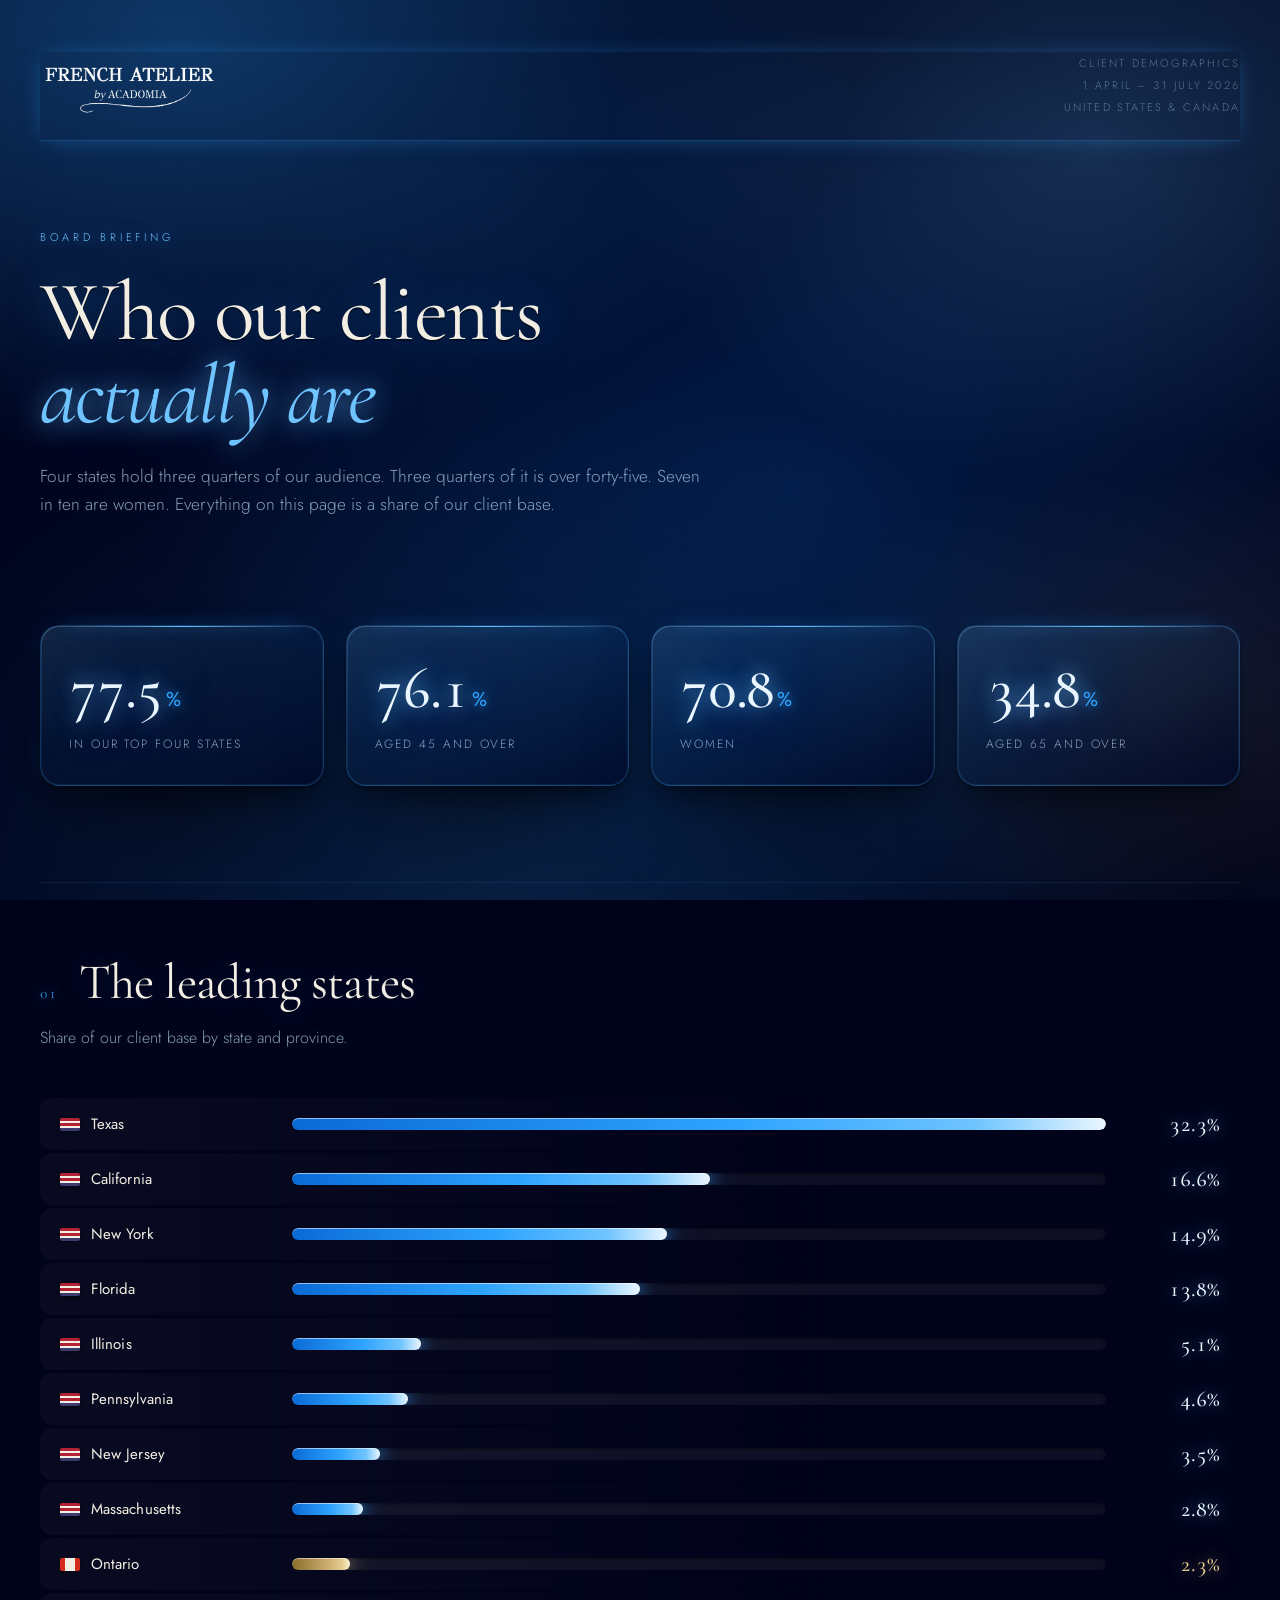
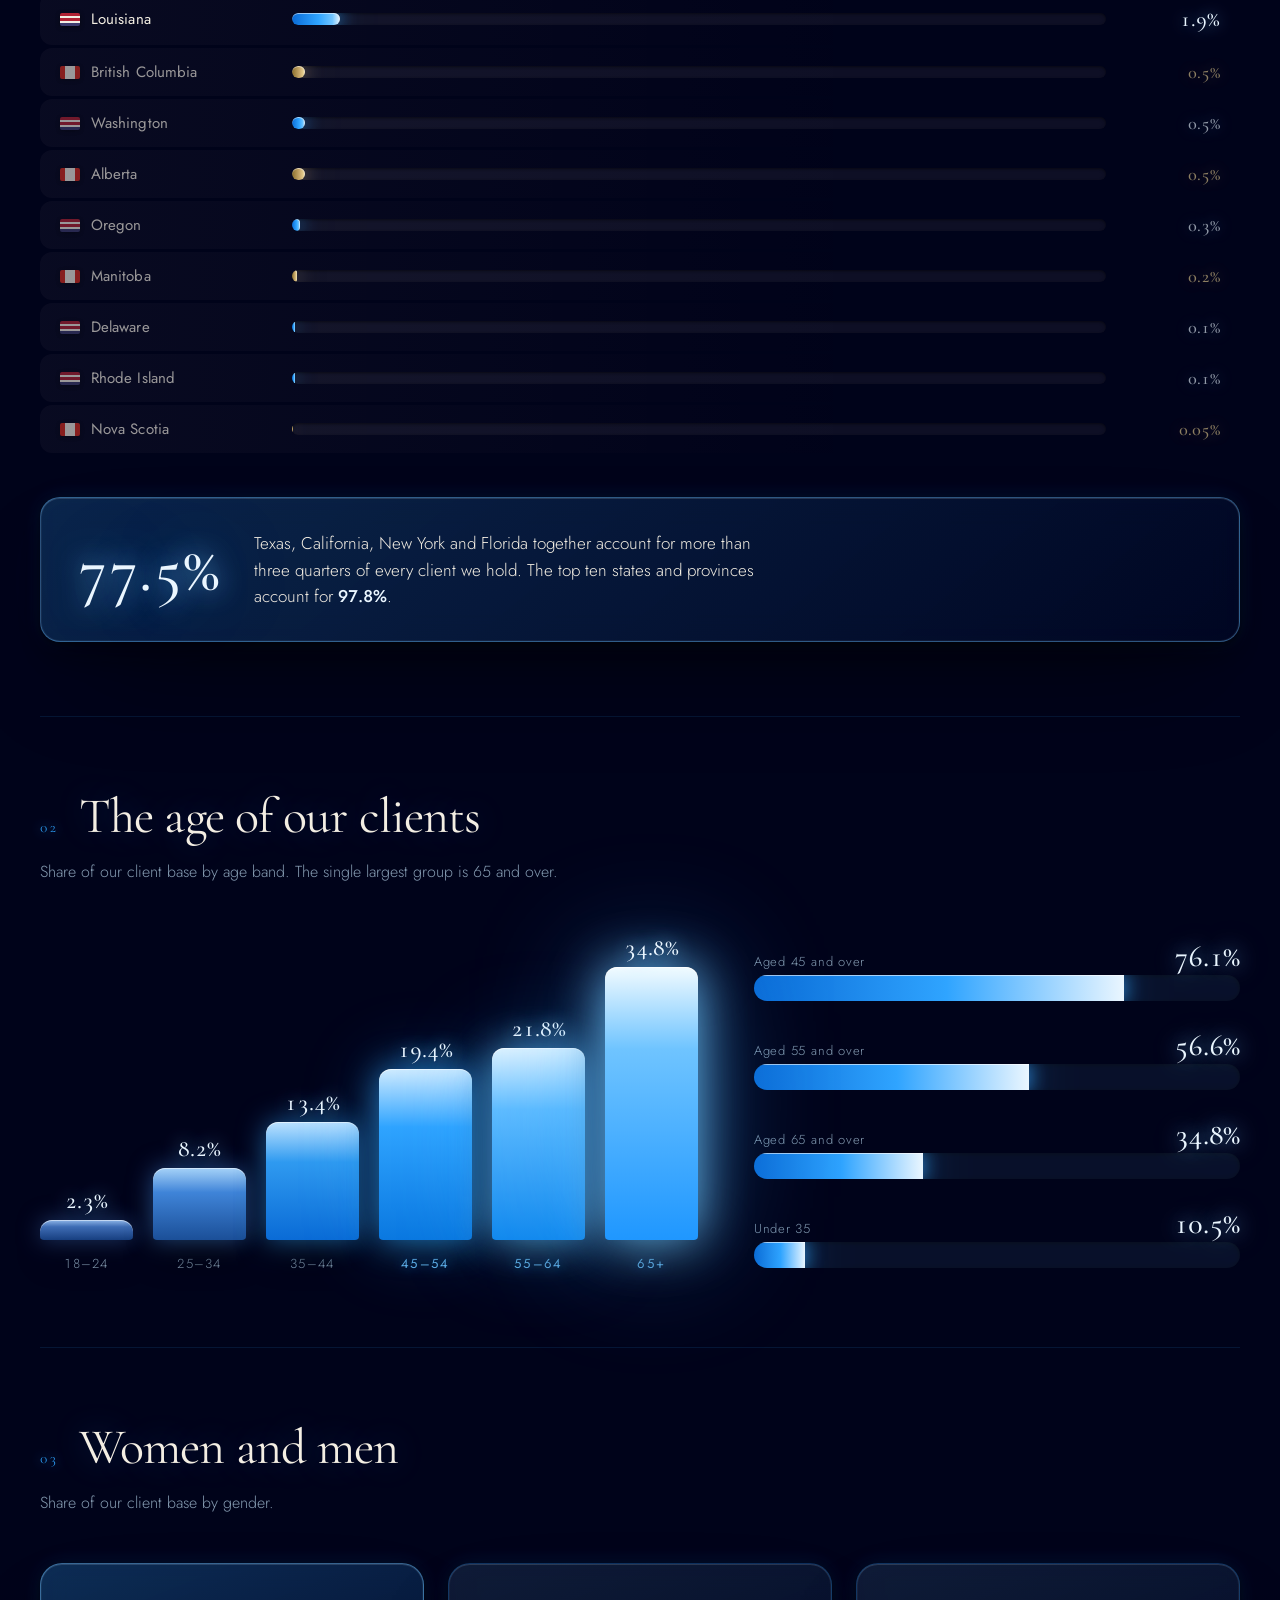
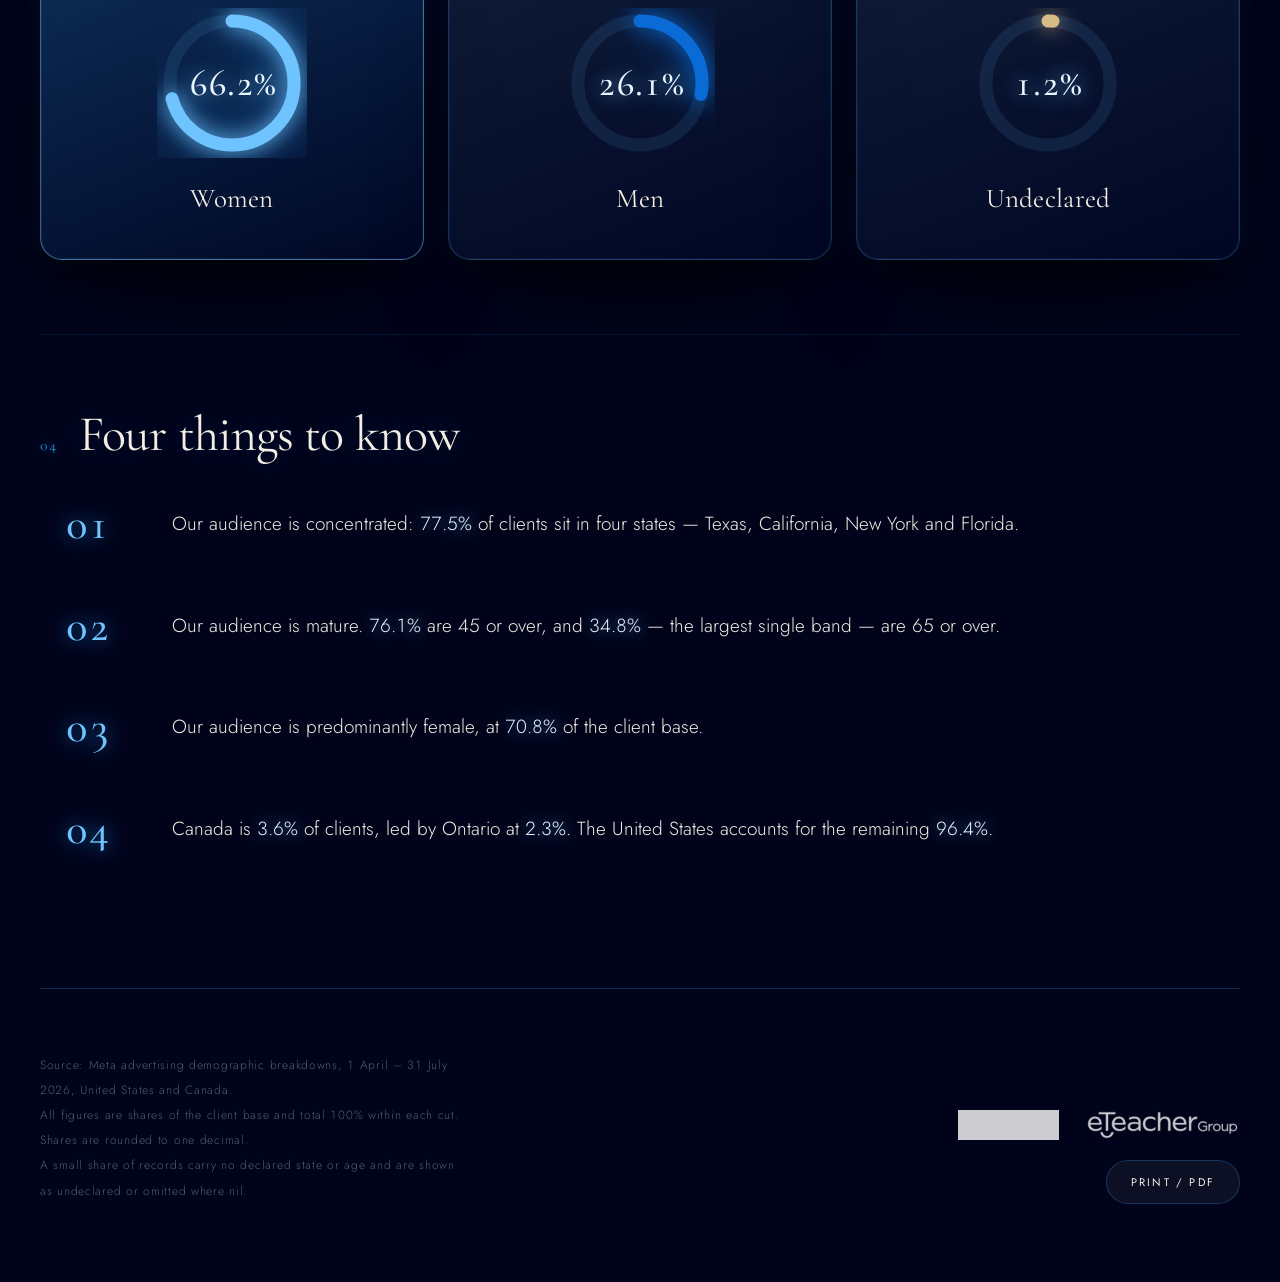
<file: index.html>
<!DOCTYPE html>
<html lang="en">
<head>
<meta charset="utf-8">
<meta name="viewport" content="width=device-width,initial-scale=1">
<title>The French Atelier — Client Demographics</title>
<link rel="icon" type="image/svg+xml" href="assets/favicon.svg">
<link rel="preconnect" href="https://fonts.googleapis.com">
<link rel="preconnect" href="https://fonts.gstatic.com" crossorigin>
<link href="https://fonts.googleapis.com/css2?family=Cormorant+Garamond:wght@300;400;500;600;700&family=Jost:wght@300;400;500;600&display=swap" rel="stylesheet">
<style>
:root{
  --navy:#000824; --navy-2:#000520; --navy-3:#00031A; --navy-4:#001038;
  --neon:#2FA4FF; --neon-lt:#6FC4FF; --neon-dp:#0A6BD6; --neon-ice:#C9E9FF;
  --gold:#D8BC85; --gold-deep:#C8A96B; --gold-soft:#E4CC8E;
  --cream:#F3EEE3; --cream-dim:rgba(201,233,255,.66); --cream-faint:rgba(201,233,255,.40);
  --line:rgba(47,164,255,.26); --line-soft:rgba(47,164,255,.12);
  --glow-s:0 0 16px rgba(47,164,255,.40);
  --glow-m:0 0 28px rgba(47,164,255,.46), 0 0 64px rgba(47,164,255,.20);
  --glow-l:0 0 42px rgba(111,196,255,.55), 0 0 110px rgba(47,164,255,.28);
  --rim:inset 0 0 0 1px rgba(255,255,255,.055);
  --serif:'Cormorant Garamond',Georgia,serif;
  --sans:'Jost',system-ui,-apple-system,sans-serif;
  --shadow-lift:inset 0 0 0 1px rgba(255,255,255,.05), inset 0 1px 0 rgba(201,233,255,.10), 0 2px 6px rgba(0,0,0,.5), 0 14px 32px -8px rgba(0,0,0,.66), 0 50px 110px -50px rgba(0,0,0,.92), 0 0 22px rgba(47,164,255,.14);
  --shadow-deep:inset 0 0 0 1px rgba(111,196,255,.24), inset 0 1px 0 rgba(201,233,255,.16), 0 6px 16px rgba(0,0,0,.55), 0 34px 70px -14px rgba(0,0,0,.74), 0 80px 150px -60px rgba(0,0,0,.95), 0 0 44px rgba(47,164,255,.34);
}
*{box-sizing:border-box;margin:0;padding:0}
html{scroll-behavior:smooth}
body{
  background:var(--navy-3); color:var(--cream); font-family:var(--sans);
  font-weight:300; -webkit-font-smoothing:antialiased; overflow-x:hidden;
  font-variant-numeric:tabular-nums; font-feature-settings:"tnum" 1;
}
.field{position:fixed;inset:0;z-index:0;pointer-events:none}
.field::before{content:"";position:absolute;inset:0;
  background:
   radial-gradient(1100px 680px at 14% 4%, rgba(47,164,255,.30), transparent 62%),
   radial-gradient(820px 560px at 86% 16%, rgba(111,196,255,.20), transparent 60%),
   radial-gradient(1000px 700px at 62% 54%, rgba(10,107,214,.22), transparent 64%),
   radial-gradient(1100px 820px at 40% 102%, rgba(47,164,255,.18), transparent 66%),
   radial-gradient(600px 420px at 92% 78%, rgba(216,188,133,.10), transparent 62%),
   linear-gradient(180deg,var(--navy) 0%, var(--navy-2) 44%, var(--navy-3) 100%);}
.field::after{content:"";position:absolute;inset:0;opacity:.30;
  background-image:radial-gradient(rgba(243,238,227,.16) 1px, transparent 1px);
  background-size:3px 3px;mix-blend-mode:overlay}
.wrap{position:relative;z-index:1;max-width:1280px;margin:0 auto;padding:0 40px}

/* ---------- masthead ---------- */
header.mast{padding:52px 0 0}
.mast-row{display:flex;align-items:flex-end;justify-content:space-between;gap:28px;
  border-bottom:1px solid var(--line);padding-bottom:22px;box-shadow:0 1px 22px -8px rgba(47,164,255,.55)}
.mast-row img.logo{height:56px;width:auto;display:block}
.mast-meta{text-align:right;font-size:11px;letter-spacing:.20em;text-transform:uppercase;color:var(--cream-faint);line-height:2}

/* ---------- hero ---------- */
.hero{padding:88px 0 40px;max-width:960px}
.eyebrow{font-size:11px;letter-spacing:.34em;text-transform:uppercase;color:var(--neon-lt);margin-bottom:26px;
  text-shadow:0 0 14px rgba(47,164,255,.75),0 0 34px rgba(47,164,255,.35)}
h1{font-family:var(--serif);font-weight:400;letter-spacing:-.022em;line-height:.98;
  font-size:clamp(46px,6.6vw,104px)}
h1{text-shadow:0 0 40px rgba(47,164,255,.34),0 2px 0 rgba(0,0,0,.5)}
h1 em{font-style:italic;color:var(--neon-lt);
  text-shadow:0 0 26px rgba(111,196,255,.85),0 0 70px rgba(47,164,255,.45),0 0 130px rgba(47,164,255,.25)}
.lede{margin-top:26px;font-size:clamp(16px,1.35vw,20px);line-height:1.62;color:var(--cream-dim);max-width:66ch;font-weight:300}

/* ---------- headline stat deck ---------- */
.deck{display:grid;grid-template-columns:repeat(4,1fr);gap:22px;margin:66px 0 96px;perspective:1600px}
.stat{position:relative;padding:34px 28px 30px;border-radius:20px;
  background:linear-gradient(158deg, rgba(111,196,255,.16), rgba(47,164,255,.05) 44%, rgba(0,8,40,.72));
  border:1px solid var(--line);box-shadow:var(--shadow-lift);backdrop-filter:blur(14px);
  transform:translateZ(0) rotateX(1.2deg);transition:transform .55s cubic-bezier(.2,.7,.2,1), box-shadow .55s, border-color .55s}
.stat:hover{transform:translateY(-12px) rotateX(0) scale(1.028);box-shadow:var(--shadow-deep);border-color:rgba(111,196,255,.6)}
.stat::after{content:"";position:absolute;left:26px;right:26px;top:0;height:1px;
  background:linear-gradient(90deg,transparent,rgba(111,196,255,.95),transparent);box-shadow:0 0 14px rgba(47,164,255,.9)}
.stat::before{content:"";position:absolute;inset:0;border-radius:18px;pointer-events:none;
  background:linear-gradient(140deg, rgba(255,255,255,.16), transparent 34%);opacity:.5;
  -webkit-mask:linear-gradient(#000,#000) content-box, linear-gradient(#000,#000);
  -webkit-mask-composite:xor;mask-composite:exclude;padding:1px}
.stat .n{font-family:var(--serif);font-weight:500;font-size:clamp(44px,4.6vw,68px);line-height:1;
  color:#EAF6FF;letter-spacing:-.02em;
  text-shadow:0 0 20px rgba(111,196,255,.9),0 0 52px rgba(47,164,255,.5),0 0 100px rgba(47,164,255,.28)}
.stat .n sup{font-size:.34em;top:-.05em;position:relative;vertical-align:baseline;color:var(--neon);margin-left:3px;font-family:var(--sans);font-weight:400;text-shadow:0 0 12px rgba(47,164,255,.8)}
.stat .l{margin-top:16px;font-size:12px;letter-spacing:.16em;text-transform:uppercase;color:var(--cream-dim);line-height:1.7}

/* ---------- sections ---------- */
section{padding:74px 0;border-top:1px solid var(--line-soft)}
.sec-head{display:flex;align-items:baseline;gap:22px;margin-bottom:14px}
.sec-num{font-family:var(--serif);font-size:15px;color:var(--neon);letter-spacing:.1em;text-shadow:0 0 12px rgba(47,164,255,.85)}
h2{font-family:var(--serif);font-weight:400;font-size:clamp(32px,3.9vw,58px);letter-spacing:-.018em;line-height:1.04;
  text-shadow:0 0 34px rgba(47,164,255,.30)}
.sec-sub{margin:16px 0 48px;font-size:16px;line-height:1.6;color:var(--cream-dim);max-width:62ch}

/* ---------- ranked bars ---------- */
.rank{display:flex;flex-direction:column;gap:3px}
.row{display:grid;grid-template-columns:210px 1fr 92px;align-items:center;gap:22px;
  padding:13px 20px;border-radius:12px;transition:background .35s, transform .35s;
  background:linear-gradient(90deg, rgba(243,238,227,.035), transparent 70%)}
.row:hover{background:linear-gradient(90deg, rgba(47,164,255,.18), rgba(111,196,255,.03) 70%);transform:translateX(6px);
  box-shadow:inset 1px 0 0 rgba(111,196,255,.8), 0 0 26px -6px rgba(47,164,255,.45)}
.row .name{font-size:15px;letter-spacing:.005em;display:flex;align-items:center;gap:11px;font-weight:400}
.flag{width:20px;height:13px;border-radius:2px;flex:0 0 auto;box-shadow:0 1px 4px rgba(0,0,0,.5)}
.flag.us{background:linear-gradient(180deg,#B22234 0 20%,#F3EEE3 20% 40%,#B22234 40% 60%,#F3EEE3 60% 80%,#3C3B6E 80% 100%)}
.flag.ca{background:linear-gradient(90deg,#D52B1E 0 26%,#F3EEE3 26% 74%,#D52B1E 74% 100%)}
.track{height:12px;border-radius:99px;background:rgba(243,238,227,.055);overflow:hidden;position:relative;
  box-shadow:inset 0 1px 3px rgba(0,0,0,.5)}
.fill{height:100%;width:0;border-radius:99px;transition:width 1.5s cubic-bezier(.2,.75,.15,1);
  background:linear-gradient(90deg,var(--neon-dp),var(--neon) 55%,var(--neon-lt) 84%,#EAF6FF);
  box-shadow:0 0 18px rgba(47,164,255,.85), 0 0 44px rgba(47,164,255,.42), inset 0 1px 0 rgba(255,255,255,.55)}
.row.ca .fill{background:linear-gradient(90deg,#8A6E2C,var(--gold-deep) 58%,var(--gold-soft) 86%,#FFF3D6);
  box-shadow:0 0 18px rgba(216,188,133,.75), 0 0 42px rgba(216,188,133,.34), inset 0 1px 0 rgba(255,255,255,.5)}
.pct{font-family:var(--serif);font-size:22px;font-weight:500;text-align:right;color:#EAF6FF;
  text-shadow:0 0 16px rgba(111,196,255,.7)}
.row.ca .pct{color:var(--gold-soft);text-shadow:0 0 16px rgba(216,188,133,.6)}
.tiny .name,.tiny .pct{opacity:.62}
.tiny .pct{font-size:18px}

.callout{margin-top:44px;padding:32px 36px;border-radius:20px;border:1px solid rgba(111,196,255,.4);
  background:linear-gradient(140deg, rgba(47,164,255,.22), rgba(0,8,40,.6));box-shadow:var(--shadow-lift);
  backdrop-filter:blur(14px);display:flex;align-items:center;gap:34px;flex-wrap:wrap}
.callout .big{font-family:var(--serif);font-size:clamp(46px,5vw,72px);line-height:.9;color:#EAF6FF;font-weight:500;
  text-shadow:0 0 26px rgba(111,196,255,.95),0 0 70px rgba(47,164,255,.5)}
.callout .txt{font-size:17px;line-height:1.55;color:var(--cream);max-width:52ch;font-weight:300}

/* ---------- age ---------- */
.age-grid{display:grid;grid-template-columns:1.15fr .85fr;gap:56px;align-items:center}
.cols{display:flex;align-items:flex-end;gap:20px;height:340px;padding-top:34px}
.col{flex:1;display:flex;flex-direction:column;align-items:center;justify-content:flex-end;height:100%;gap:14px}
.bar{width:100%;max-width:96px;border-radius:12px 12px 4px 4px;height:0;position:relative;
  transition:height 1.5s cubic-bezier(.2,.75,.15,1);
  background:linear-gradient(180deg,#FFF3D6,var(--gold-soft) 26%,var(--gold-deep) 100%);
  box-shadow:0 0 28px rgba(216,188,133,.30), 0 -1px 0 rgba(255,255,255,.5) inset, 0 18px 34px rgba(0,0,0,.5)}
.bar.c0{background:linear-gradient(180deg,#8FB6E8,#3E6CB4 34%,#173F80);box-shadow:0 0 22px rgba(62,108,180,.5),inset 0 1px 0 rgba(255,255,255,.5),0 18px 34px -8px rgba(0,0,0,.7)}
.bar.c1{background:linear-gradient(180deg,#A6D2F8,#3F84D8 34%,#1B4F98);box-shadow:0 0 24px rgba(63,132,216,.55),inset 0 1px 0 rgba(255,255,255,.5),0 18px 34px -8px rgba(0,0,0,.7)}
.bar.c2{background:linear-gradient(180deg,#BCE2FF,#2F9AF0 34%,#0A6BD6);box-shadow:0 0 28px rgba(47,154,240,.6),inset 0 1px 0 rgba(255,255,255,.55),0 18px 34px -8px rgba(0,0,0,.7)}
.bar.c3{background:linear-gradient(180deg,#CFEBFF,#2FA4FF 34%,#0A78E0);box-shadow:0 0 34px rgba(47,164,255,.7),0 0 78px rgba(47,164,255,.28),inset 0 1px 0 rgba(255,255,255,.6),0 18px 34px -8px rgba(0,0,0,.7)}
.bar.c4{background:linear-gradient(180deg,#DFF3FF,#5FBCFF 32%,#1289EE);box-shadow:0 0 40px rgba(95,188,255,.78),0 0 92px rgba(47,164,255,.34),inset 0 1px 0 rgba(255,255,255,.65),0 20px 38px -8px rgba(0,0,0,.72)}
.bar.c5{background:linear-gradient(180deg,#F2FBFF,#6FC4FF 30%,#1F97FF);box-shadow:0 0 52px rgba(111,196,255,.95),0 0 130px rgba(47,164,255,.45),inset 0 1px 0 rgba(255,255,255,.8),0 24px 46px -10px rgba(0,0,0,.75)}
.bar .v{position:absolute;top:-34px;left:0;right:0;text-align:center;font-family:var(--serif);
  font-size:24px;font-weight:500;color:#EAF6FF;white-space:nowrap;text-shadow:0 0 18px rgba(111,196,255,.85)}

.col .lab{font-size:13px;letter-spacing:.1em;color:var(--cream-dim);white-space:nowrap}
.col.hi .lab{color:var(--neon-lt);font-weight:400;text-shadow:0 0 14px rgba(47,164,255,.7)}

.stackwrap{display:flex;flex-direction:column;gap:26px}
.stack{height:26px;border-radius:99px;overflow:hidden;display:flex;box-shadow:inset 0 1px 4px rgba(0,0,0,.55)}
.seg{height:100%;width:0;transition:width 1.6s cubic-bezier(.2,.75,.15,1)}
.seg.on{background:linear-gradient(90deg,var(--neon-dp),var(--neon) 52%,#EAF6FF);
  box-shadow:0 0 20px rgba(47,164,255,.85),0 0 50px rgba(47,164,255,.4),inset 0 1px 0 rgba(255,255,255,.6)}
.seg.off{background:rgba(111,196,255,.07)}
.stack-label{display:flex;justify-content:space-between;align-items:baseline;font-size:13px;color:var(--cream-dim);letter-spacing:.06em}
.stack-label b{font-family:var(--serif);font-size:30px;font-weight:500;color:#EAF6FF;letter-spacing:-.01em;
  text-shadow:0 0 20px rgba(111,196,255,.9),0 0 54px rgba(47,164,255,.42)}

/* ---------- gender ---------- */
.gen{display:grid;grid-template-columns:repeat(3,1fr);gap:24px;perspective:1400px}
.gcard{position:relative;padding:44px 34px;border-radius:22px;text-align:center;
  background:linear-gradient(158deg, rgba(111,196,255,.13), rgba(0,8,40,.68));
  border:1px solid var(--line);box-shadow:var(--shadow-lift);backdrop-filter:blur(14px);
  transform:rotateX(1deg);transition:transform .55s cubic-bezier(.2,.7,.2,1),box-shadow .55s,border-color .55s}
.gcard:hover{transform:translateY(-13px) rotateX(0) scale(1.03);box-shadow:var(--shadow-deep);border-color:rgba(111,196,255,.6)}
.gcard.lead{background:linear-gradient(158deg, rgba(47,164,255,.26), rgba(0,8,40,.7));border-color:rgba(111,196,255,.48)}
.donut{width:150px;height:150px;margin:0 auto 24px;position:relative}
.donut svg{transform:rotate(-90deg);display:block}
.donut .ring{fill:none;stroke:rgba(111,196,255,.10);stroke-width:13}
.donut .val{fill:none;stroke:var(--neon-lt);stroke-width:13;stroke-linecap:round;
  filter:drop-shadow(0 0 10px rgba(111,196,255,.95)) drop-shadow(0 0 26px rgba(47,164,255,.6));
  stroke-dasharray:0 999;transition:stroke-dasharray 1.7s cubic-bezier(.2,.75,.15,1)}
.gcard.men .donut .val{stroke:var(--neon-dp);filter:drop-shadow(0 0 10px rgba(10,107,214,.95)) drop-shadow(0 0 24px rgba(10,107,214,.55))}
.gcard.und .donut .val{stroke:var(--gold);filter:drop-shadow(0 0 10px rgba(216,188,133,.9))}
.donut .mid{position:absolute;inset:0;display:grid;place-items:center;font-family:var(--serif);
  font-size:38px;font-weight:500;color:#EAF6FF;text-shadow:0 0 20px rgba(111,196,255,.85)}
.gcard h3{font-family:var(--serif);font-weight:400;font-size:27px;letter-spacing:.01em}

/* ---------- takeaways ---------- */
.take{display:grid;gap:2px}
.take .t{display:grid;grid-template-columns:76px 1fr;gap:30px;align-items:start;
  padding:30px 26px;border-radius:14px;transition:background .35s,transform .35s}
.take .t:hover{background:linear-gradient(90deg,rgba(47,164,255,.14),transparent 76%);transform:translateX(6px);
  box-shadow:inset 2px 0 0 var(--neon-lt), 0 0 30px -8px rgba(47,164,255,.5)}
.take .k{font-family:var(--serif);font-size:44px;line-height:.9;color:var(--neon-lt);font-weight:500;
  text-shadow:0 0 20px rgba(47,164,255,.85),0 0 52px rgba(47,164,255,.35)}
.take .b{font-size:19px;line-height:1.5;color:var(--cream);font-weight:300;padding-top:5px}
.take .b span{color:#EAF6FF;text-shadow:0 0 16px rgba(111,196,255,.8)}

footer{padding:64px 0 78px;border-top:1px solid var(--line);margin-top:34px}
.f-row{display:flex;justify-content:space-between;gap:40px;flex-wrap:wrap;align-items:flex-end}
.f-row .fl{font-size:12px;line-height:2.1;color:var(--cream-faint);letter-spacing:.06em;max-width:60ch}
.f-logos{display:flex;align-items:center;gap:26px;opacity:.8}
.f-logos img{height:30px;width:auto}
.btn{appearance:none;border:1px solid var(--line);background:rgba(243,238,227,.05);color:var(--cream);
  font-family:var(--sans);font-size:11px;letter-spacing:.2em;text-transform:uppercase;
  padding:13px 24px;border-radius:99px;cursor:pointer;transition:all .3s}
.btn:hover{background:rgba(47,164,255,.2);border-color:var(--neon-lt);box-shadow:0 0 20px rgba(47,164,255,.6)}

.reveal{opacity:0;transform:translateY(30px);transition:opacity .95s cubic-bezier(.2,.7,.2,1),transform .95s cubic-bezier(.2,.7,.2,1)}
.reveal.in{opacity:1;transform:none}

@media (max-width:1080px){
  .deck{grid-template-columns:repeat(2,1fr)}
  .age-grid{grid-template-columns:1fr;gap:52px}
  .row{grid-template-columns:160px 1fr 76px;gap:16px}
}
@media (max-width:720px){
  .wrap{padding:0 22px}
  .deck{grid-template-columns:1fr;gap:16px}
  .gen{grid-template-columns:1fr}
  .cols{height:260px;gap:9px}
  .bar{max-width:100%;border-radius:8px 8px 3px 3px}
  .bar .v{font-size:16px;top:-27px}
  .col .lab{font-size:10px;letter-spacing:.02em}
  .row{grid-template-columns:120px 1fr 62px;gap:12px;padding:11px 12px}
  .row .name{font-size:13px;gap:8px}
  .pct{font-size:18px}
  .take .t{grid-template-columns:52px 1fr;gap:18px;padding:22px 14px}
  .take .k{font-size:32px}
  .take .b{font-size:16px}
  .mast-row{flex-direction:column;align-items:flex-start;gap:18px}
  .mast-meta{text-align:left}
}
@media (prefers-reduced-motion:reduce){
  *{transition:none!important;animation:none!important}
  .reveal{opacity:1;transform:none}
}
@media print{
  .field{display:none}
  body{background:#fff;color:#0A1128}
  .btn{display:none}
  section{break-inside:avoid;page-break-inside:avoid;border-top:1px solid #ccc}
  h1,h2,.stat .n,.pct,.take .k,.callout .big,.stack-label b,.bar .v,.donut .mid{color:#0A1128!important}
  .stat,.gcard,.callout{box-shadow:none;border:1px solid #ddd;background:#fbf9f4}
  .lede,.sec-sub,.col .lab,.f-row .fl{color:#444}
  .mast-row img.logo{filter:invert(1) brightness(.2)}
}
</style>
</head>
<body>
<div class="field"></div>

<div class="wrap">

  <header class="mast">
    <div class="mast-row">
      <img class="logo" src="assets/logo-white.png" alt="The French Atelier by Acadomia">
      <div class="mast-meta">
        Client demographics<br>
        1 April – 31 July 2026<br>
        United States &amp; Canada
      </div>
    </div>
  </header>

  <div class="hero">
    <div class="eyebrow reveal">Board briefing</div>
    <h1 class="reveal">Who our clients<br><em>actually are</em></h1>
    <p class="lede reveal">Four states hold three quarters of our audience. Three quarters of it is over forty-five. Seven in ten are women. Everything on this page is a share of our client base.</p>
  </div>

  <div class="deck">
    <div class="stat reveal"><div class="n" data-cu="77.5" data-dec="1">0<sup>%</sup></div><div class="l">In our top four states</div></div>
    <div class="stat reveal"><div class="n" data-cu="76.1" data-dec="1">0<sup>%</sup></div><div class="l">Aged 45 and over</div></div>
    <div class="stat reveal"><div class="n" data-cu="70.8" data-dec="1">0<sup>%</sup></div><div class="l">Women</div></div>
    <div class="stat reveal"><div class="n" data-cu="34.8" data-dec="1">0<sup>%</sup></div><div class="l">Aged 65 and over</div></div>
  </div>

  <!-- 01 GEOGRAPHY -->
  <section id="geo">
    <div class="sec-head reveal"><span class="sec-num">01</span><h2>The leading states</h2></div>
    <p class="sec-sub reveal">Share of our client base by state and province.</p>
    <div class="rank" id="rank"></div>
    <div class="callout reveal">
      <div class="big">77.5%</div>
      <div class="txt">Texas, California, New York and Florida together account for more than three quarters of every client we hold. The top ten states and provinces account for <strong style="font-weight:500;color:#EAF6FF">97.8%</strong>.</div>
    </div>
  </section>

  <!-- 02 AGE -->
  <section id="age">
    <div class="sec-head reveal"><span class="sec-num">02</span><h2>The age of our clients</h2></div>
    <p class="sec-sub reveal">Share of our client base by age band. The single largest group is 65 and over.</p>
    <div class="age-grid">
      <div class="cols" id="cols"></div>
      <div class="stackwrap reveal">
        <div>
          <div class="stack-label"><span>Aged 45 and over</span><b>76.1%</b></div>
          <div class="stack"><div class="seg on" data-w="76.1"></div><div class="seg off" data-w="23.9"></div></div>
        </div>
        <div>
          <div class="stack-label"><span>Aged 55 and over</span><b>56.6%</b></div>
          <div class="stack"><div class="seg on" data-w="56.6"></div><div class="seg off" data-w="43.4"></div></div>
        </div>
        <div>
          <div class="stack-label"><span>Aged 65 and over</span><b>34.8%</b></div>
          <div class="stack"><div class="seg on" data-w="34.8"></div><div class="seg off" data-w="65.2"></div></div>
        </div>
        <div>
          <div class="stack-label"><span>Under 35</span><b>10.5%</b></div>
          <div class="stack"><div class="seg on" data-w="10.5"></div><div class="seg off" data-w="89.5"></div></div>
        </div>
      </div>
    </div>
  </section>

  <!-- 03 GENDER -->
  <section id="gender">
    <div class="sec-head reveal"><span class="sec-num">03</span><h2>Women and men</h2></div>
    <p class="sec-sub reveal">Share of our client base by gender.</p>
    <div class="gen">
      <div class="gcard lead reveal">
        <div class="donut">
          <svg viewBox="0 0 150 150" width="150" height="150"><circle class="ring" cx="75" cy="75" r="62"/><circle class="val" cx="75" cy="75" r="62" data-pct="70.8"/></svg>
          <div class="mid" data-cu="70.8" data-dec="1" data-suffix="%">0%</div>
        </div>
        <h3>Women</h3>
      </div>
      <div class="gcard men reveal">
        <div class="donut">
          <svg viewBox="0 0 150 150" width="150" height="150"><circle class="ring" cx="75" cy="75" r="62"/><circle class="val" cx="75" cy="75" r="62" data-pct="27.9"/></svg>
          <div class="mid" data-cu="27.9" data-dec="1" data-suffix="%">0%</div>
        </div>
        <h3>Men</h3>
      </div>
      <div class="gcard und reveal">
        <div class="donut">
          <svg viewBox="0 0 150 150" width="150" height="150"><circle class="ring" cx="75" cy="75" r="62"/><circle class="val" cx="75" cy="75" r="62" data-pct="1.3"/></svg>
          <div class="mid" data-cu="1.3" data-dec="1" data-suffix="%">0%</div>
        </div>
        <h3>Undeclared</h3>
      </div>
    </div>
  </section>

  <!-- 04 TAKEAWAYS -->
  <section id="take">
    <div class="sec-head reveal"><span class="sec-num">04</span><h2>Four things to know</h2></div>
    <div class="take">
      <div class="t reveal"><div class="k">01</div><div class="b">Our audience is concentrated: <span>77.5%</span> of clients sit in four states — Texas, California, New York and Florida.</div></div>
      <div class="t reveal"><div class="k">02</div><div class="b">Our audience is mature. <span>76.1%</span> are 45 or over, and <span>34.8%</span> — the largest single band — are 65 or over.</div></div>
      <div class="t reveal"><div class="k">03</div><div class="b">Our audience is predominantly female, at <span>70.8%</span> of the client base.</div></div>
      <div class="t reveal"><div class="k">04</div><div class="b">Canada is <span>3.6%</span> of clients, led by Ontario at <span>2.3%</span>. The United States accounts for the remaining <span>96.4%</span>.</div></div>
    </div>
  </section>

  <footer>
    <div class="f-row">
      <div class="fl">
        Source: Meta advertising demographic breakdowns, 1 April – 31 July 2026, United States and Canada.<br>
        All figures are shares of the client base and total 100% within each cut. Shares are rounded to one decimal.<br>
        A small share of records carry no declared state or age and are shown as undeclared or omitted where nil.
      </div>
      <div style="display:flex;flex-direction:column;gap:20px;align-items:flex-end">
        <div class="f-logos">
          <img src="assets/acadomia-blue.png" alt="Acadomia" style="filter:brightness(0) invert(1)">
          <img src="assets/eteacher-group.png" alt="eTeacher Group" style="filter:brightness(0) invert(1)">
        </div>
        <button class="btn" onclick="window.print()">Print / PDF</button>
      </div>
    </div>
  </footer>
</div>

<script>
const REGION=[
 {k:"Texas",v:32.3,c:"us"},{k:"California",v:16.6,c:"us"},{k:"New York",v:14.9,c:"us"},
 {k:"Florida",v:13.8,c:"us"},{k:"Illinois",v:5.1,c:"us"},{k:"Pennsylvania",v:4.6,c:"us"},
 {k:"New Jersey",v:3.5,c:"us"},{k:"Massachusetts",v:2.8,c:"us"},{k:"Ontario",v:2.3,c:"ca"},
 {k:"Louisiana",v:1.9,c:"us"},{k:"British Columbia",v:0.5,c:"ca"},{k:"Washington",v:0.5,c:"us"},
 {k:"Alberta",v:0.5,c:"ca"},{k:"Oregon",v:0.3,c:"us"},{k:"Manitoba",v:0.2,c:"ca"},
 {k:"Delaware",v:0.1,c:"us"},{k:"Rhode Island",v:0.1,c:"us"},{k:"Nova Scotia",v:0.05,c:"ca"}];
const AGE=[{k:"18–24",v:2.3},{k:"25–34",v:8.2},{k:"35–44",v:13.4},{k:"45–54",v:19.4},{k:"55–64",v:21.8},{k:"65+",v:34.8}];

const MAXR=REGION[0].v, MAXA=Math.max(...AGE.map(a=>a.v));
const rank=document.getElementById('rank');
REGION.forEach((r,i)=>{
  const d=document.createElement('div');
  d.className='row reveal'+(r.c==='ca'?' ca':'')+(r.v<1?' tiny':'');
  d.style.transitionDelay=(Math.min(i,12)*32)+'ms';
  d.innerHTML='<div class="name"><span class="flag '+r.c+'"></span>'+r.k+'</div>'+
    '<div class="track"><div class="fill" data-w="'+(r.v/MAXR*100)+'"></div></div>'+
    '<div class="pct">'+(r.v<0.1?r.v.toFixed(2):r.v.toFixed(1))+'%</div>';
  rank.appendChild(d);
});
const cols=document.getElementById('cols');
AGE.forEach((a,i)=>{
  const hi=a.v>=19;
  const d=document.createElement('div');
  d.className='col reveal'+(hi?' hi':'');
  d.style.transitionDelay=(i*60)+'ms';
  d.innerHTML='<div class="bar c'+i+'" data-h="'+(a.v/MAXA*100)+'"><span class="v">'+a.v.toFixed(1)+'%</span></div><div class="lab">'+a.k+'</div>';
  cols.appendChild(d);
});

function countUp(el){
  const t=parseFloat(el.dataset.cu), dec=parseInt(el.dataset.dec||0), sfx=el.dataset.suffix||'';
  const hasSup=el.querySelector('sup')!==null, dur=850, t0=performance.now();
  if(el.dataset.done) return; el.dataset.done=1;
  function step(now){
    const p=Math.min(1,(now-t0)/dur), e=1-Math.pow(1-p,3), val=(t*e).toFixed(dec);
    el.innerHTML = hasSup ? val+'<sup>%</sup>' : val+sfx;
    if(p<1) requestAnimationFrame(step);
    else el.innerHTML = hasSup ? t.toFixed(dec)+'<sup>%</sup>' : t.toFixed(dec)+sfx;
  }
  requestAnimationFrame(step);
}
function settleAll(){
  document.querySelectorAll('[data-cu]').forEach(el=>{
    const t=parseFloat(el.dataset.cu),dec=parseInt(el.dataset.dec||0),sfx=el.dataset.suffix||'';
    el.dataset.done=1;
    el.innerHTML = el.querySelector('sup')||el.closest('.stat') ? t.toFixed(dec)+'<sup>%</sup>' : t.toFixed(dec)+sfx;
  });
  document.querySelectorAll('.fill[data-w],.seg[data-w]').forEach(f=>f.style.width=f.dataset.w+'%');
  document.querySelectorAll('.bar[data-h]').forEach(b=>b.style.height=b.dataset.h+'%');
  document.querySelectorAll('.val[data-pct]').forEach(c=>{const l=R*parseFloat(c.dataset.pct)/100;c.style.strokeDasharray=l+' '+(R-l)});
  document.querySelectorAll('.reveal').forEach(el=>el.classList.add('in'));
}
window.addEventListener('beforeprint',settleAll);
setTimeout(settleAll,1400);
window.addEventListener('load',()=>setTimeout(settleAll,1400));
if(location.search.indexOf('static')>-1){document.documentElement.style.setProperty('--noanim','1');
  const s=document.createElement('style');s.textContent='*{transition:none!important}';document.head.appendChild(s);
  requestAnimationFrame(()=>requestAnimationFrame(settleAll));}
const R=2*Math.PI*62;
const io=new IntersectionObserver(es=>{
  es.forEach(e=>{
    if(!e.isIntersecting) return;
    const el=e.target; el.classList.add('in');
    el.querySelectorAll('[data-cu]').forEach(countUp);
    if(el.dataset && el.dataset.cu) countUp(el);
    el.querySelectorAll('.fill[data-w],.seg[data-w]').forEach(f=>{setTimeout(()=>f.style.width=f.dataset.w+'%',60)});
    el.querySelectorAll('.bar[data-h]').forEach(b=>{setTimeout(()=>b.style.height=b.dataset.h+'%',60)});
    el.querySelectorAll('.val[data-pct]').forEach(c=>{
      setTimeout(()=>{const l=R*parseFloat(c.dataset.pct)/100;c.style.strokeDasharray=l+' '+(R-l)},60)});
    io.unobserve(el);
  });
},{threshold:.18,rootMargin:'0px 0px -8% 0px'});
document.querySelectorAll('.reveal').forEach(el=>io.observe(el));
document.querySelectorAll('.stackwrap .seg,.stack-label').forEach(()=>{});
new IntersectionObserver(es=>{es.forEach(e=>{if(e.isIntersecting){
  e.target.querySelectorAll('.seg[data-w]').forEach(s=>setTimeout(()=>s.style.width=s.dataset.w+'%',80));
  e.target.querySelectorAll('b').forEach(()=>{});}})},{threshold:.3})
  .observe(document.querySelector('.stackwrap'));
</script>
</body>
</html>
</file>
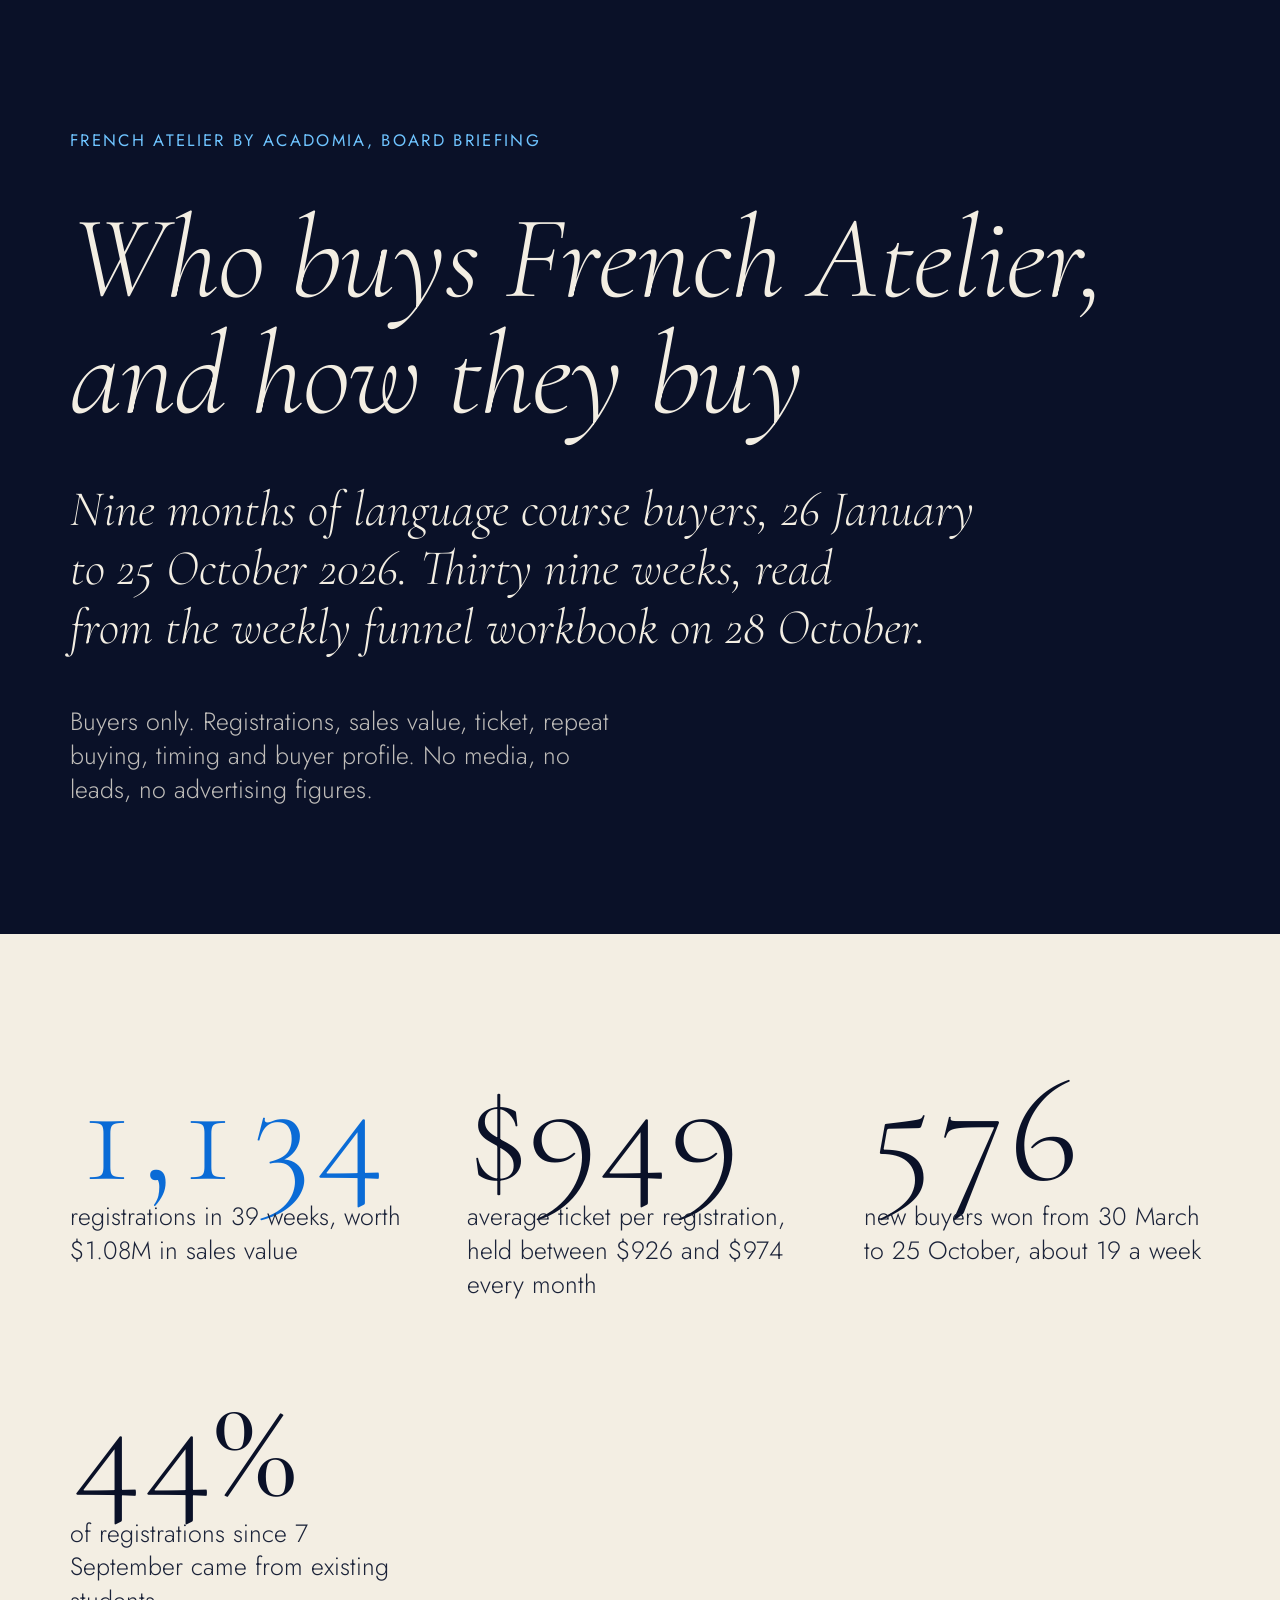
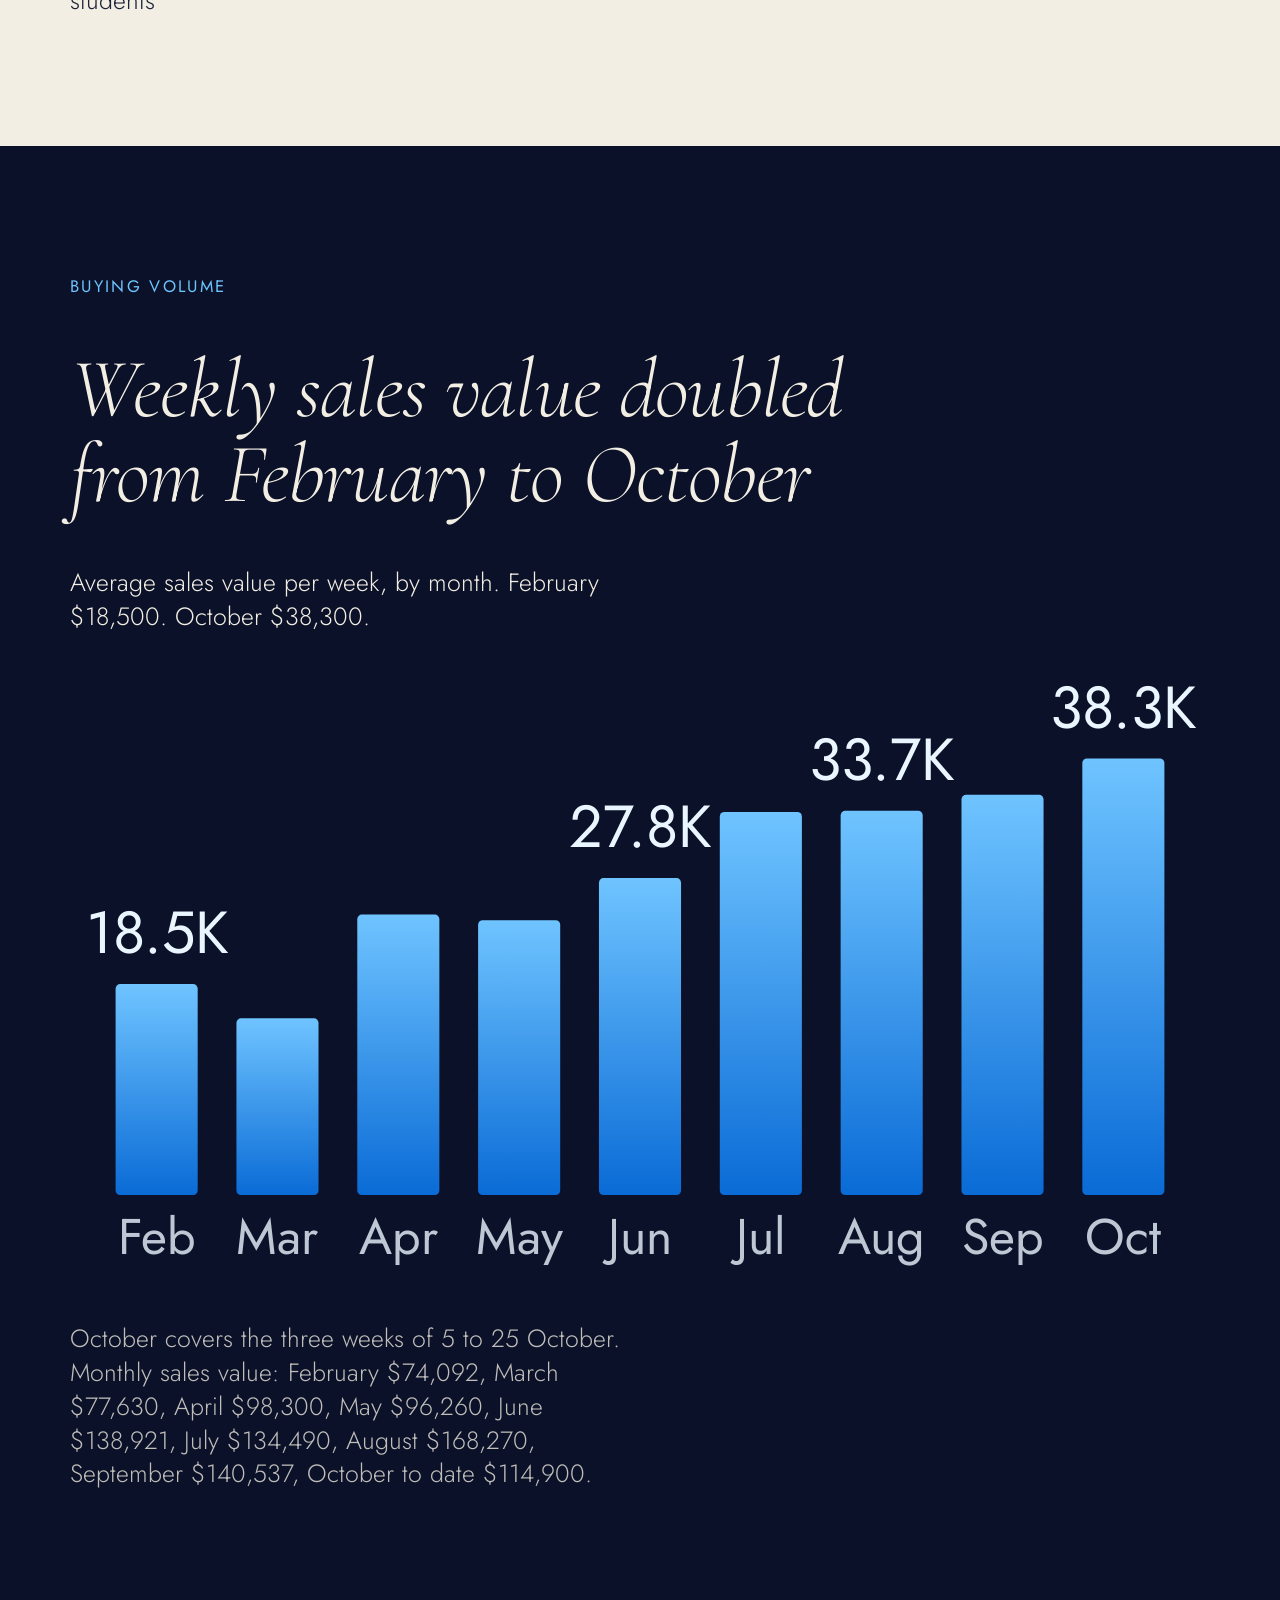
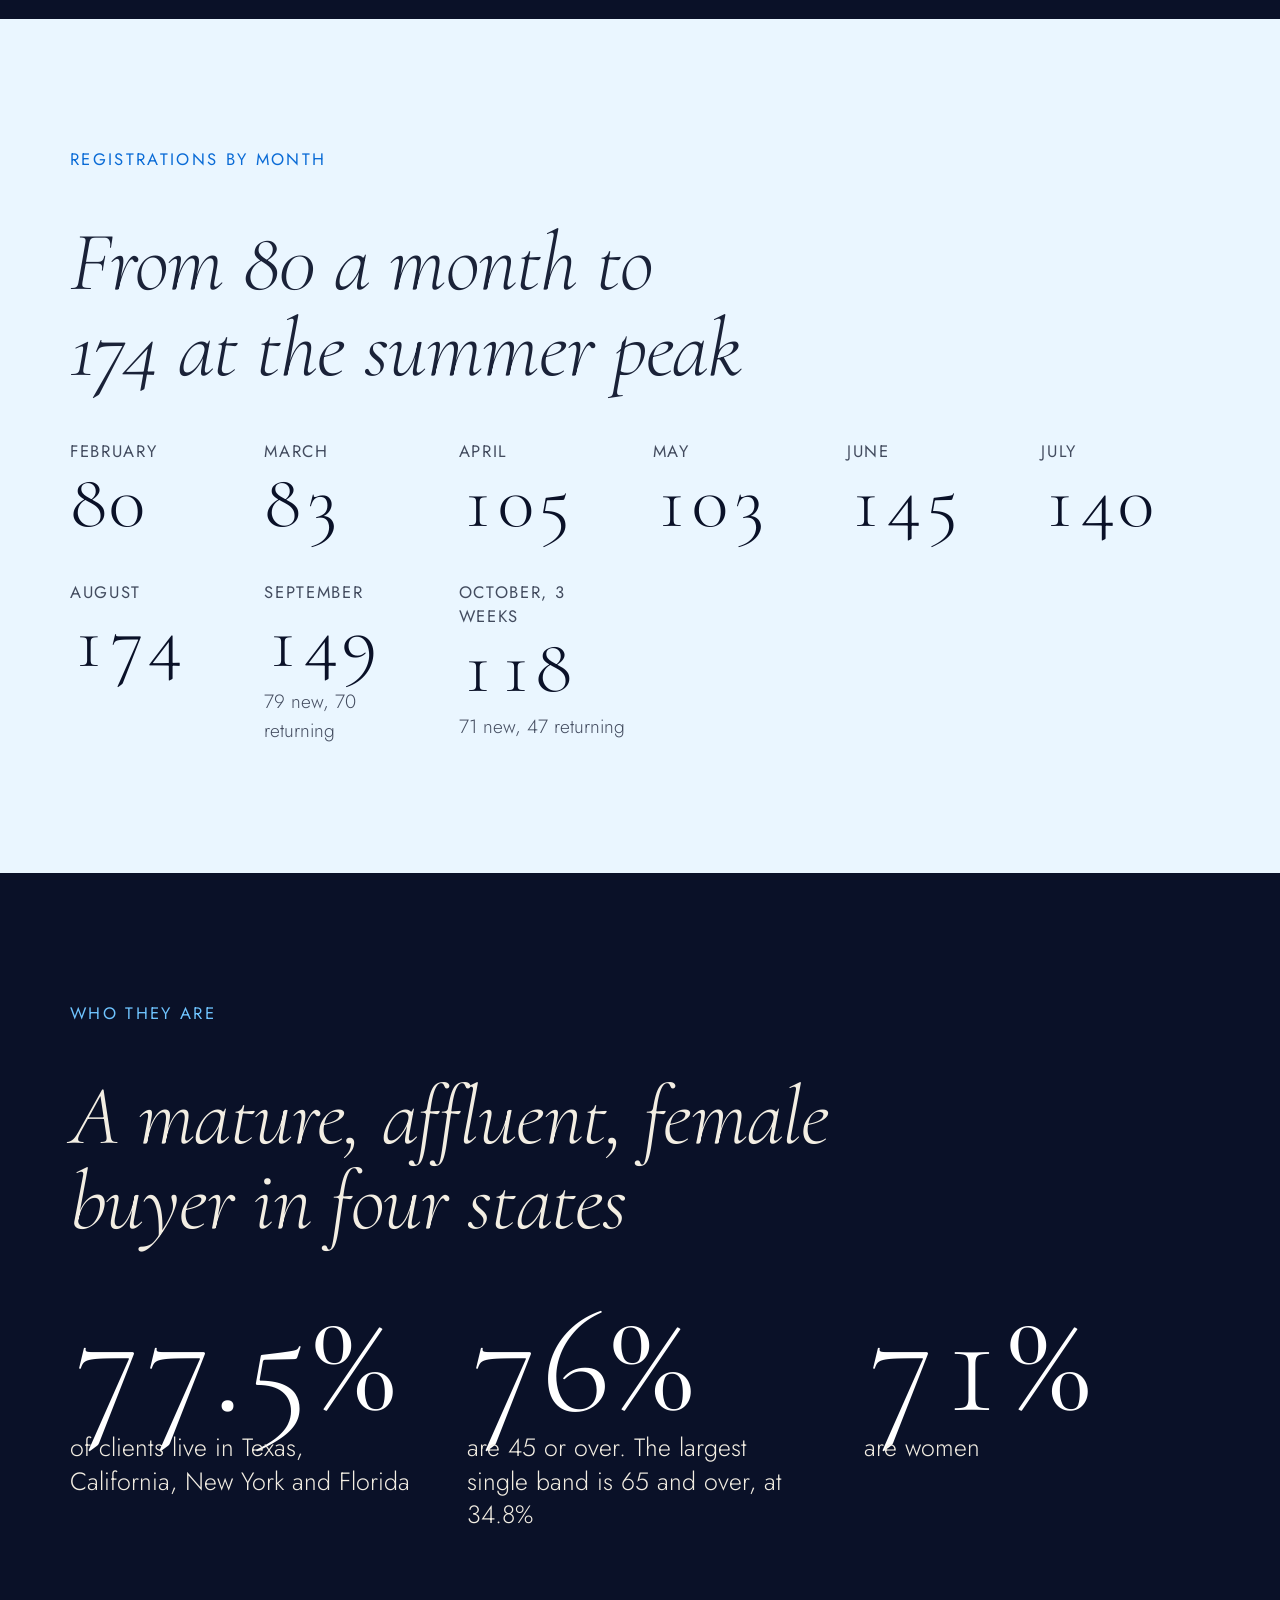
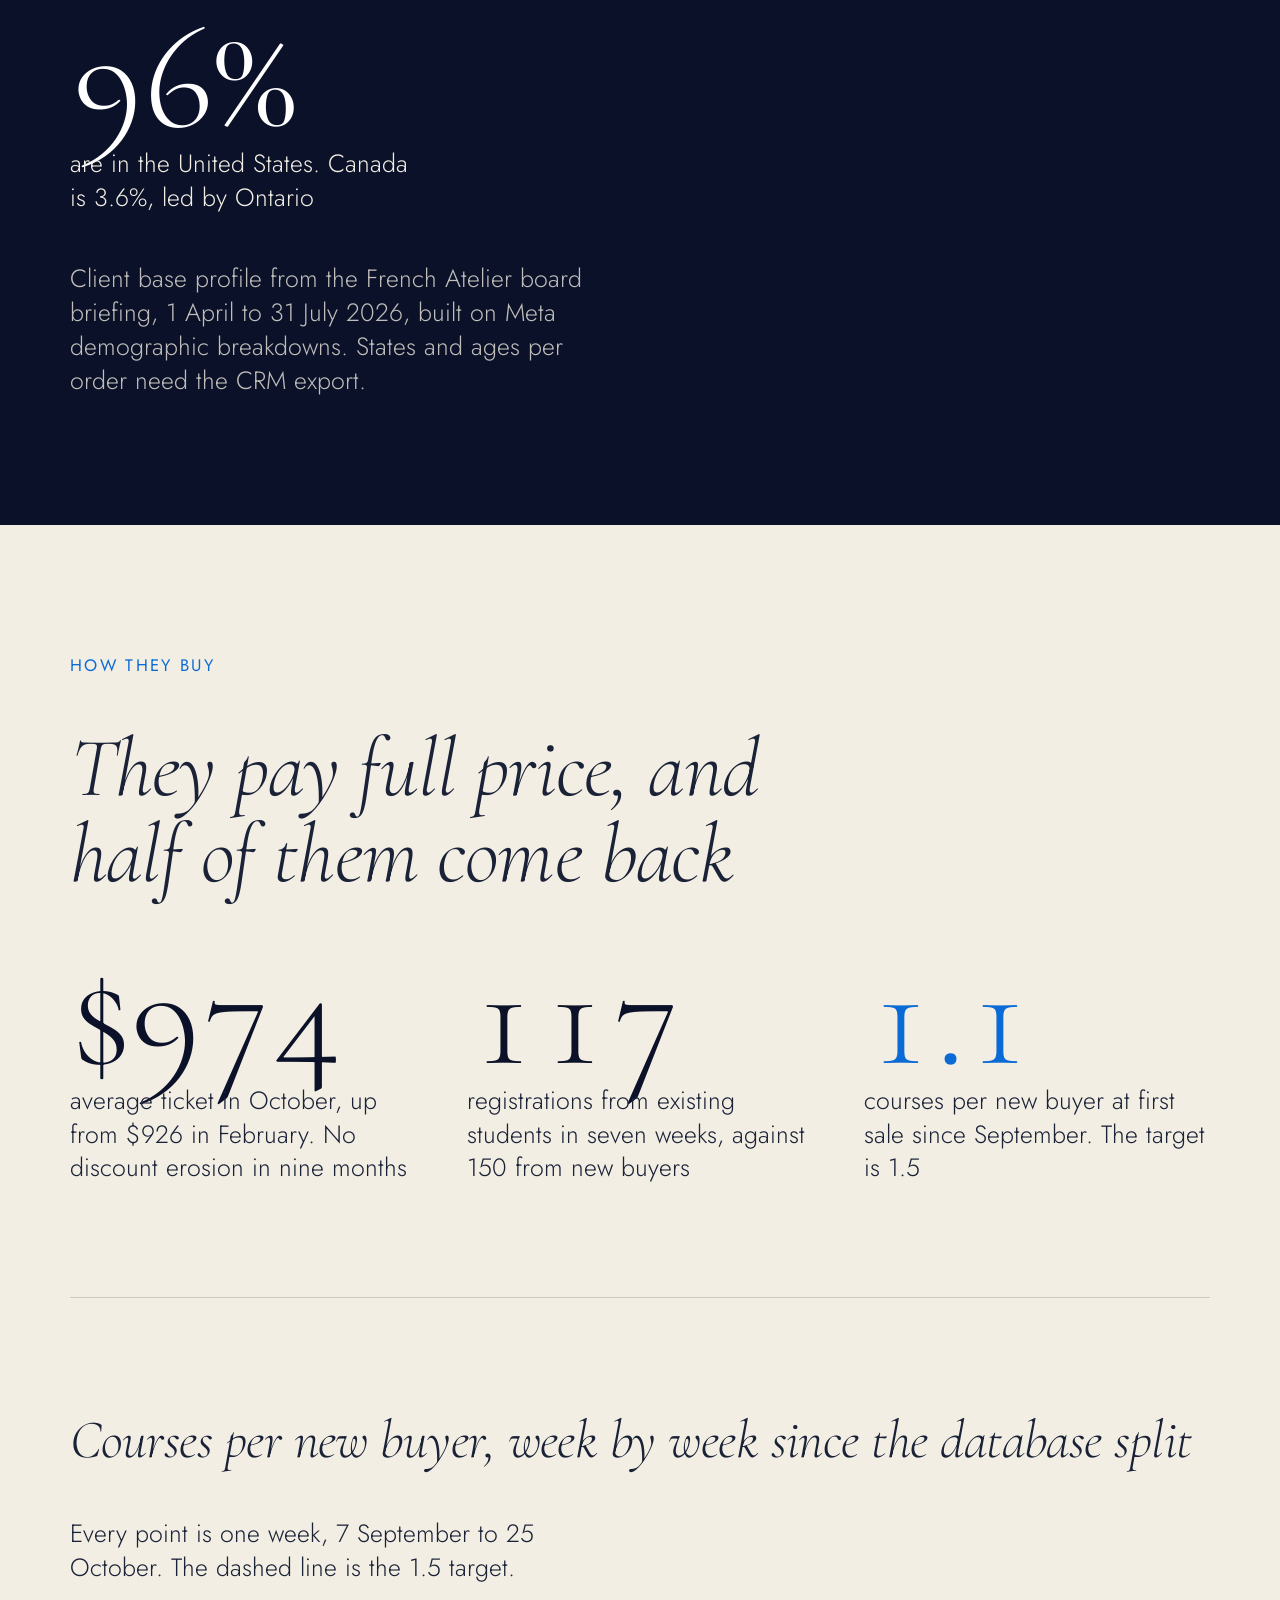
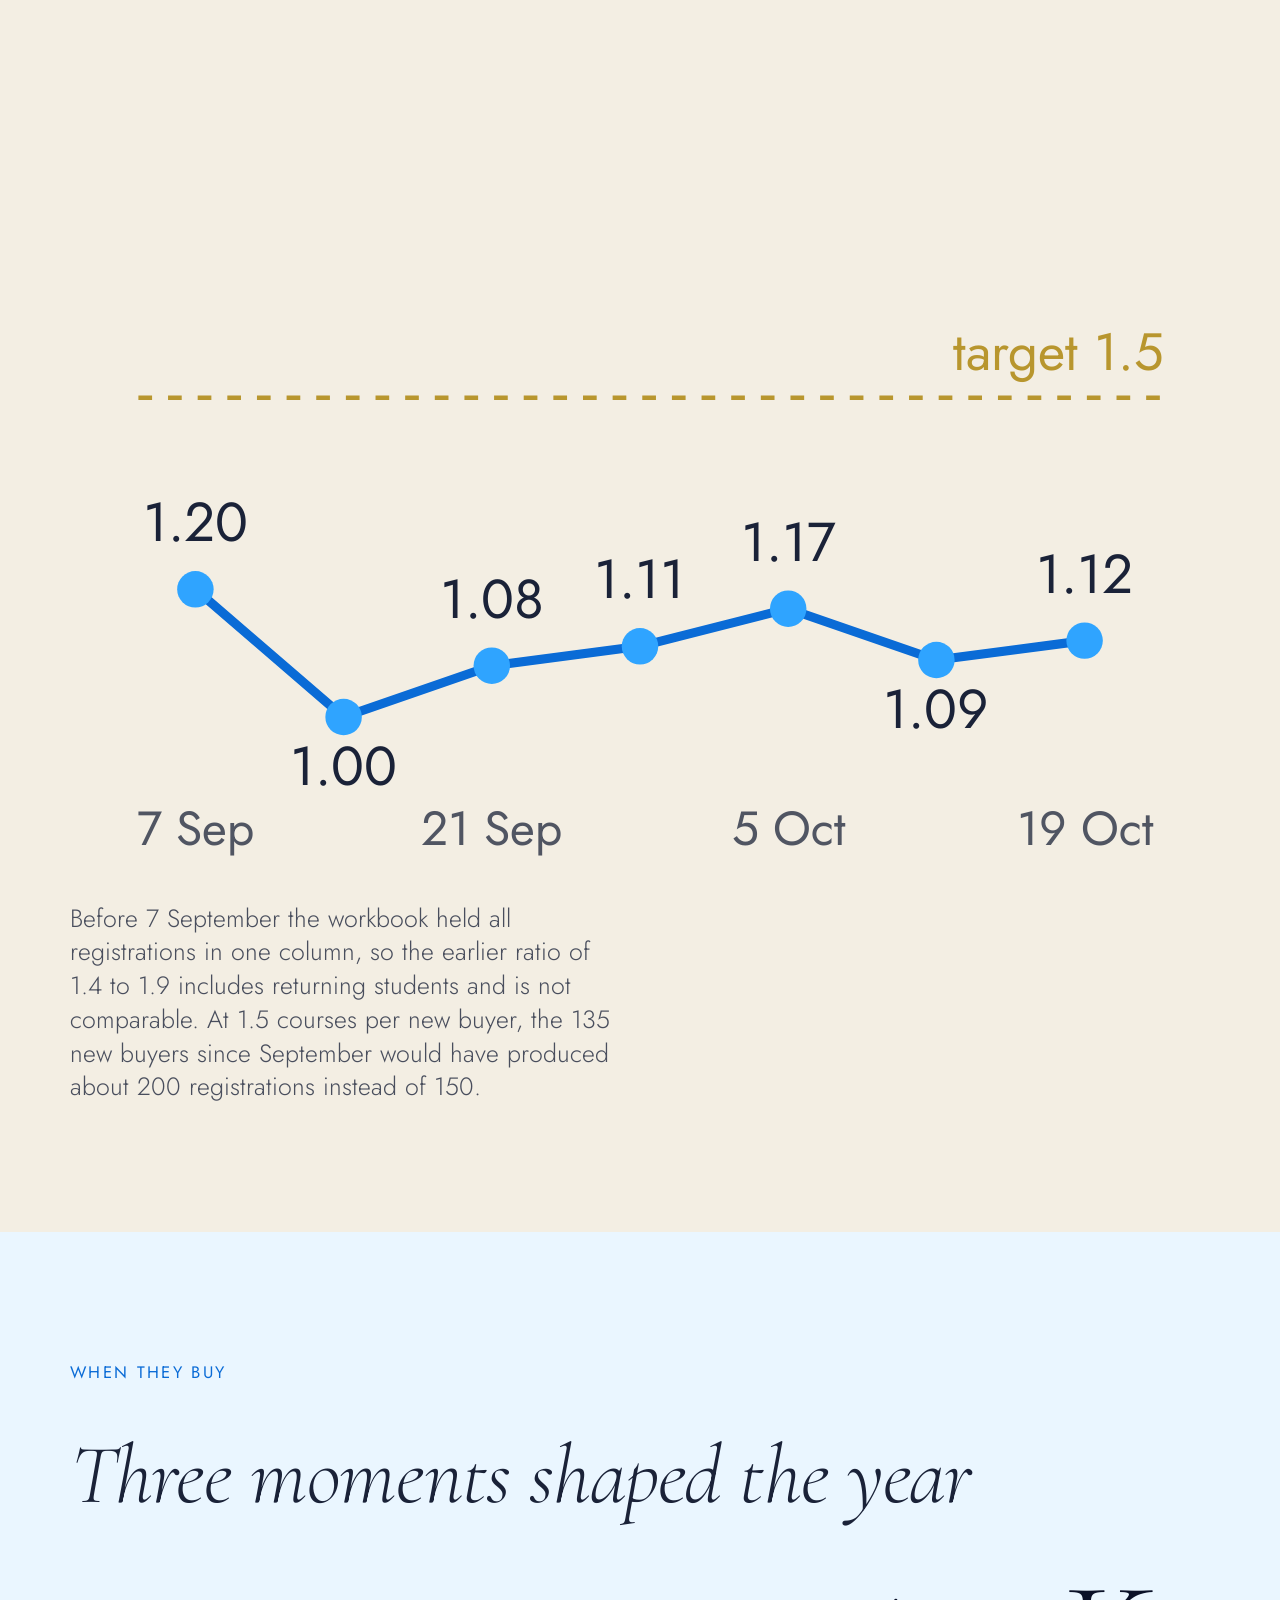
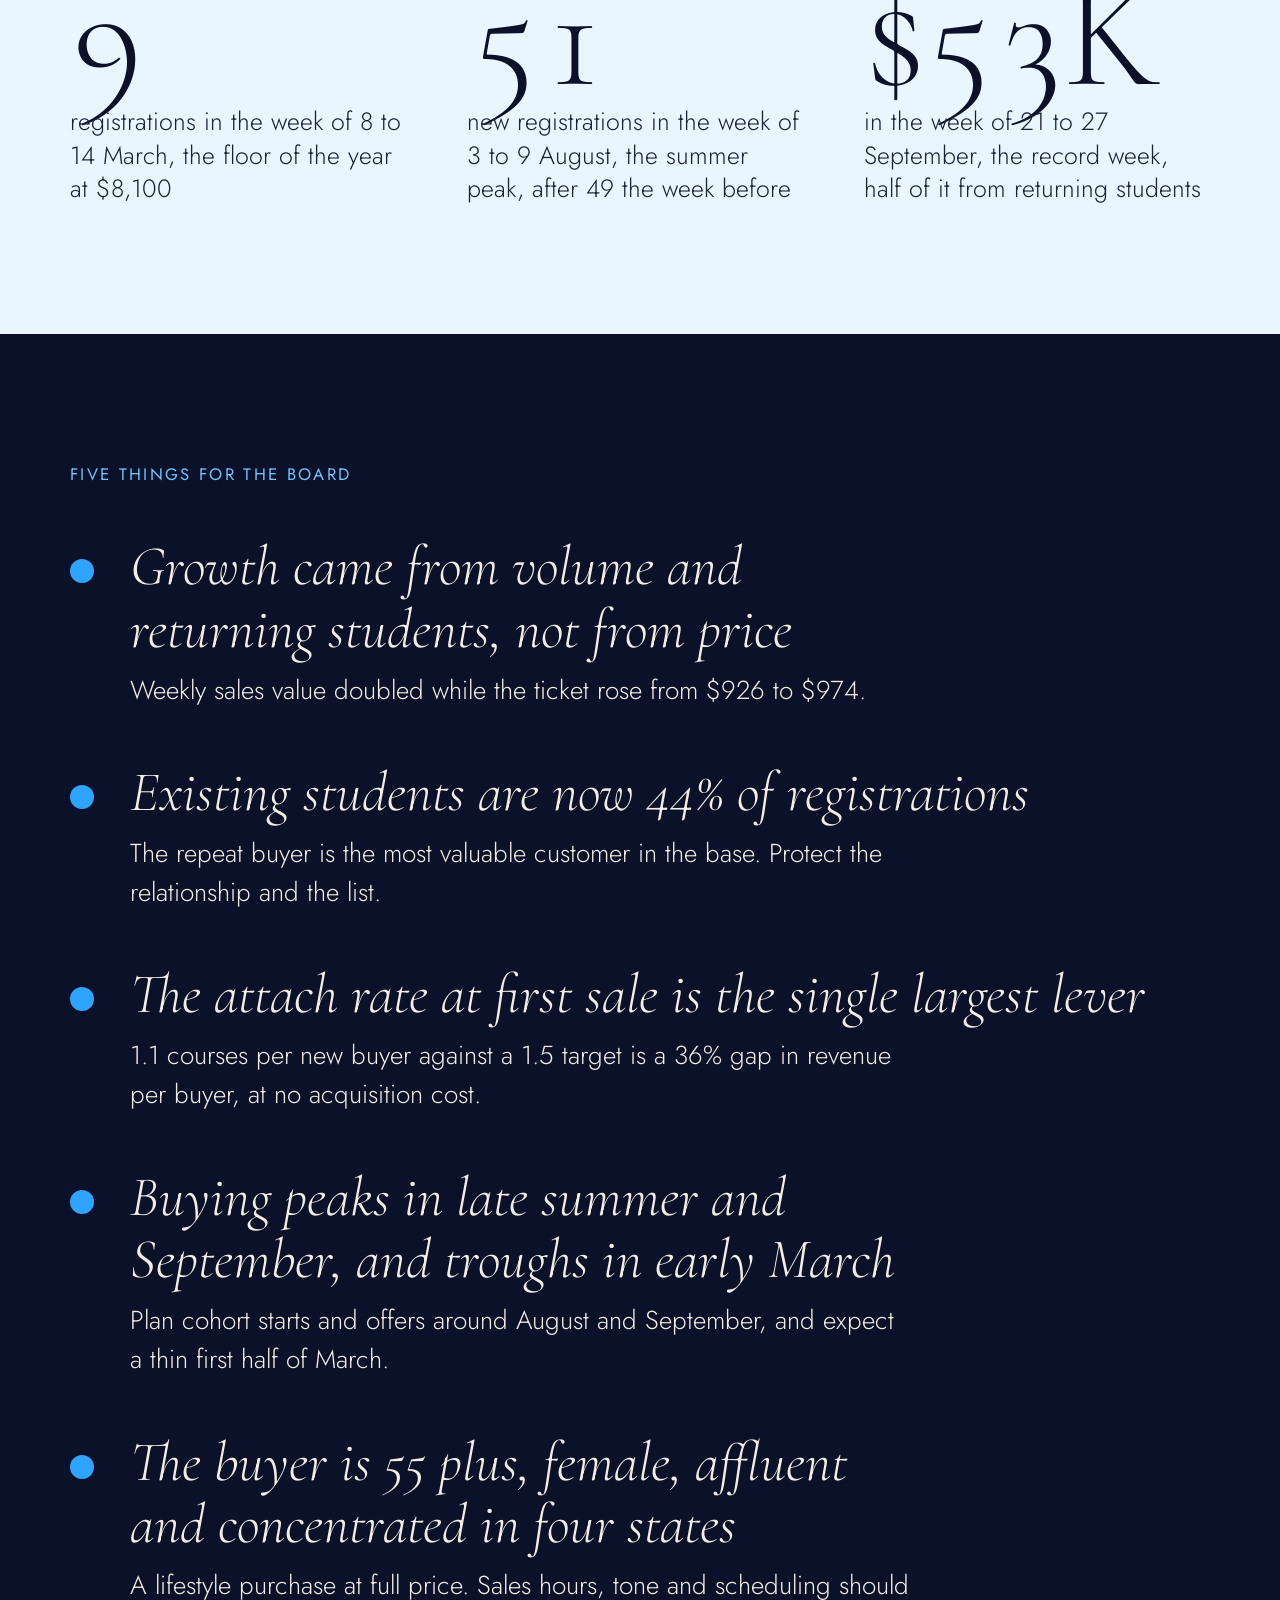
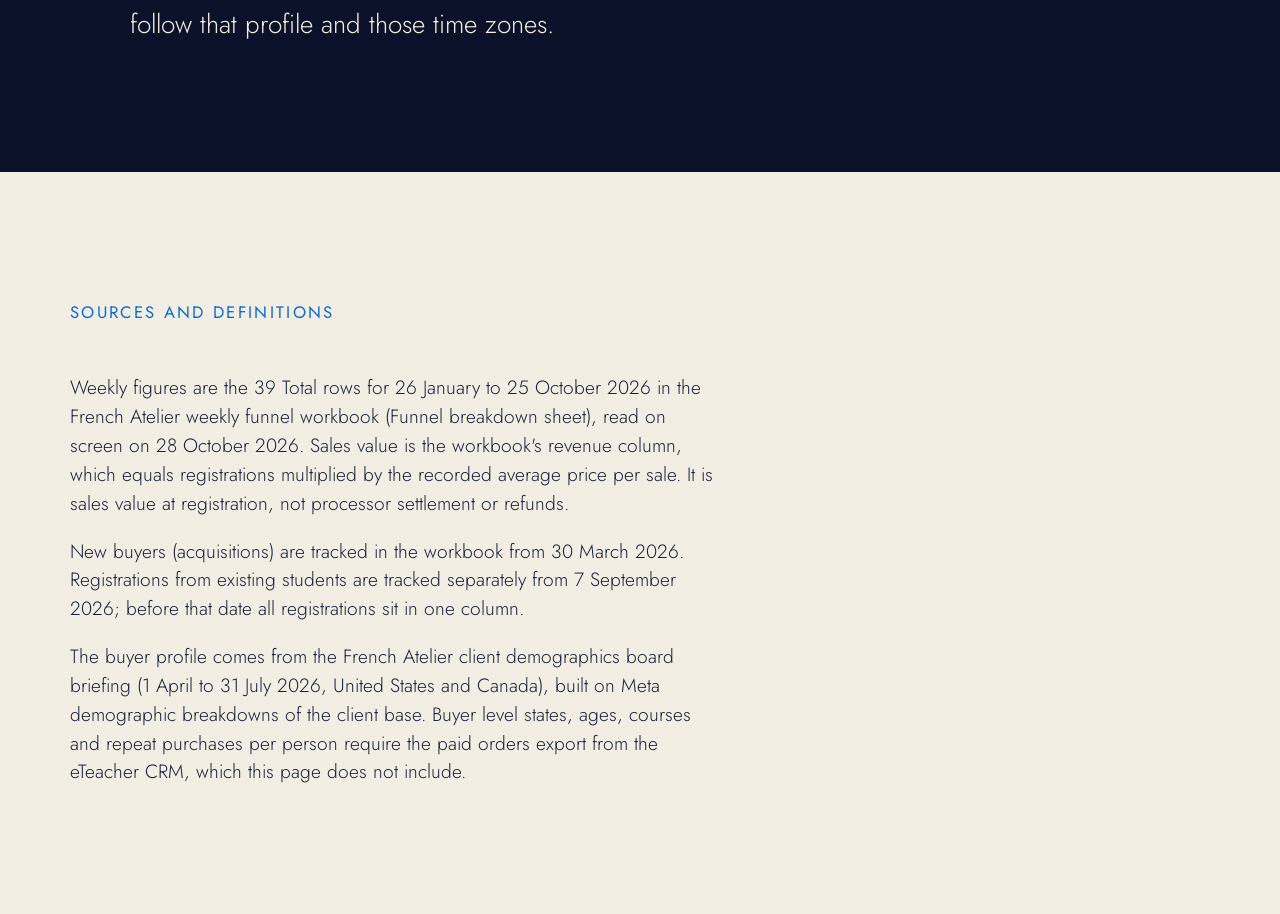
<file: buyers-2026/index.html>
<!doctype html>
<html lang="en">
<head>
<meta charset="utf-8">
<meta name="viewport" content="width=device-width,initial-scale=1,viewport-fit=cover">
<meta name="robots" content="noindex,nofollow">
<title>French Atelier Buyers 2026</title>
<link rel="icon" href="../assets/favicon.svg">
<link rel="preconnect" href="https://fonts.googleapis.com">
<link rel="preconnect" href="https://fonts.gstatic.com" crossorigin>
<link rel="stylesheet" href="https://fonts.googleapis.com/css2?family=Cormorant+Garamond:ital,wght@0,300;0,400;1,300;1,400&family=Jost:wght@300;400&display=swap">
<style>
/* Layout: one column of alternating navy and cream folds, each fold one idea, numbers set at display size, phone first. Buyers only. */
:root{
  --navy:#0A1128; --cream:#F3EEE3; --ice:#EAF6FF; --paper-ink:#1A2238;
  --azure:#2FA4FF; --azure-soft:#6FC4FF; --deep:#0A6BD6; --gold:#E4CC8E;
  --serif:"Cormorant Garamond",Georgia,"Times New Roman",serif;
  --sans:"Jost","Helvetica Neue",Arial,sans-serif;
  color-scheme:light;
}
*{box-sizing:border-box}
html,body{margin:0;padding:0}
body{background:var(--navy);color:var(--cream);font-family:var(--sans);font-weight:300;font-size:clamp(21px,2.1vw,26px);line-height:1.5;-webkit-font-smoothing:antialiased;overflow-x:hidden}
.fold{padding-block:clamp(72px,10vw,140px)}
.in{max-width:1180px;margin:0 auto;padding-left:max(20px,env(safe-area-inset-left,0px));padding-right:max(20px,env(safe-area-inset-right,0px))}
.dark{background:var(--navy);color:var(--cream)}
.light{background:var(--cream);color:var(--paper-ink)}
.ice{background:var(--ice);color:var(--paper-ink)}
h1,h2,h3{font-family:var(--serif);font-weight:300;font-style:italic;margin:0;text-wrap:balance;letter-spacing:-.01em}
h1{font-size:clamp(56px,10vw,118px);line-height:.98}
h2{font-size:clamp(44px,7vw,84px);line-height:1.02}
h3{font-size:clamp(34px,4.6vw,54px);line-height:1.1}
p{margin:0;max-width:34em}
.eyebrow{font-family:var(--sans);font-weight:400;letter-spacing:.14em;text-transform:uppercase;font-size:clamp(14px,1.3vw,17px)}
.dark .eyebrow{color:var(--azure-soft)} .light .eyebrow,.ice .eyebrow{color:var(--deep)}
.muted{opacity:.78}
.stack{display:flex;flex-direction:column;gap:clamp(28px,4vw,48px)}
.row{display:grid;grid-template-columns:repeat(auto-fit,minmax(min(100%,260px),1fr));gap:clamp(36px,6vw,80px) clamp(28px,4vw,56px)}
.num{font-family:var(--serif);font-weight:300;font-size:clamp(76px,13vw,150px);line-height:.92;letter-spacing:-.02em;font-variant-numeric:tabular-nums}
.dark .num{color:#fff}
.light .num,.ice .num{color:var(--navy)}
.accent{color:var(--azure-soft)}
.light .accent,.ice .accent{color:var(--deep)}
.cap{font-size:clamp(20px,2vw,25px);line-height:1.35;max-width:22em}
.lead{font-family:var(--serif);font-weight:300;font-style:italic;font-size:clamp(30px,4.2vw,50px);line-height:1.18;max-width:20em;text-wrap:balance}
.hair{height:1px;background:currentColor;opacity:.18;margin:clamp(40px,5vw,64px) 0}
.chart{width:100%;max-width:100%;height:auto;display:block;overflow:visible}
.chart text{font-family:var(--sans);font-weight:400}
.big-list{list-style:none;padding:0;margin:0;display:flex;flex-direction:column;gap:clamp(32px,4vw,52px)}
.big-list li{display:grid;grid-template-columns:auto 1fr;gap:clamp(18px,3vw,36px);align-items:start}
.big-list .dot{width:.5em;height:.5em;border-radius:50%;background:var(--azure);margin-top:.5em;font-size:clamp(30px,4vw,48px)}
.big-list .t{font-family:var(--serif);font-weight:300;font-style:italic;font-size:clamp(32px,4.6vw,56px);line-height:1.12;text-wrap:balance}
.big-list .d{margin-top:.4em;max-width:30em}
.src{font-size:clamp(17px,1.5vw,20px);line-height:1.5;max-width:40em}
.src p+p{margin-top:1em}
.months{display:grid;grid-template-columns:repeat(auto-fit,minmax(min(100%,150px),1fr));gap:clamp(24px,3vw,40px) clamp(18px,2vw,32px)}
.months .m{font-family:var(--sans);font-weight:400;letter-spacing:.1em;text-transform:uppercase;font-size:clamp(14px,1.3vw,17px);opacity:.8}
.months .v{font-family:var(--serif);font-weight:300;font-size:clamp(48px,6vw,84px);line-height:1;font-variant-numeric:tabular-nums;color:var(--navy)}
.months .s{font-size:clamp(17px,1.5vw,20px);opacity:.8;margin-top:.3em}
a{color:inherit}
</style>
</head>
<body>

<section class="fold dark">
  <div class="in stack">
    <div class="eyebrow">French Atelier by Acadomia, board briefing</div>
    <h1>Who buys French Atelier, and how they buy</h1>
    <p class="lead">Nine months of language course buyers, 26 January to 25 October 2026. Thirty nine weeks, read from the weekly funnel workbook on 28 October.</p>
    <p class="cap muted">Buyers only. Registrations, sales value, ticket, repeat buying, timing and buyer profile. No media, no leads, no advertising figures.</p>
  </div>
</section>

<section class="fold light">
  <div class="in">
    <div class="row">
      <div><div class="num accent">1,134</div><p class="cap">registrations in 39 weeks, worth $1.08M in sales value</p></div>
      <div><div class="num">$949</div><p class="cap">average ticket per registration, held between $926 and $974 every month</p></div>
      <div><div class="num">576</div><p class="cap">new buyers won from 30 March to 25 October, about 19 a week</p></div>
      <div><div class="num">44%</div><p class="cap">of registrations since 7 September came from existing students</p></div>
    </div>
  </div>
</section>

<section class="fold dark">
  <div class="in stack">
    <div class="eyebrow">Buying volume</div>
    <h2>Weekly sales value doubled from February to October</h2>
    <p class="cap">Average sales value per week, by month. February $18,500. October $38,300.</p>
    <svg class="chart" viewBox="0 0 1000 520" role="img" aria-label="Average weekly sales value by month, February to October 2026">
      <defs><linearGradient id="bar" x1="0" y1="0" x2="0" y2="1"><stop offset="0" stop-color="#6FC4FF"/><stop offset="1" stop-color="#0A6BD6"/></linearGradient></defs>
      <!-- scale: 1 px = $100 per week; baseline y = 450 -->
      <g fill="url(#bar)">
        <rect x="40"  y="265" width="72" height="185" rx="4"/>
        <rect x="146" y="295" width="72" height="155" rx="4"/>
        <rect x="252" y="204" width="72" height="246" rx="4"/>
        <rect x="358" y="209" width="72" height="241" rx="4"/>
        <rect x="464" y="172" width="72" height="278" rx="4"/>
        <rect x="570" y="114" width="72" height="336" rx="4"/>
        <rect x="676" y="113" width="72" height="337" rx="4"/>
        <rect x="782" y="99"  width="72" height="351" rx="4"/>
        <rect x="888" y="67"  width="72" height="383" rx="4"/>
      </g>
      <g fill="#EAF6FF" font-size="52" text-anchor="middle">
        <text x="76" y="238">18.5K</text><text x="500" y="145">27.8K</text><text x="712" y="86">33.7K</text><text x="924" y="40">38.3K</text>
      </g>
      <g fill="#EAF6FF" font-size="44" text-anchor="middle" opacity=".8">
        <text x="76" y="502">Feb</text><text x="182" y="502">Mar</text><text x="288" y="502">Apr</text><text x="394" y="502">May</text><text x="500" y="502">Jun</text><text x="606" y="502">Jul</text><text x="712" y="502">Aug</text><text x="818" y="502">Sep</text><text x="924" y="502">Oct</text>
      </g>
    </svg>
    <p class="cap muted">October covers the three weeks of 5 to 25 October. Monthly sales value: February $74,092, March $77,630, April $98,300, May $96,260, June $138,921, July $134,490, August $168,270, September $140,537, October to date $114,900.</p>
  </div>
</section>

<section class="fold ice">
  <div class="in stack">
    <div class="eyebrow">Registrations by month</div>
    <h2>From 80 a month to 174 at the summer peak</h2>
    <div class="months">
      <div><div class="m">February</div><div class="v">80</div></div>
      <div><div class="m">March</div><div class="v">83</div></div>
      <div><div class="m">April</div><div class="v">105</div></div>
      <div><div class="m">May</div><div class="v">103</div></div>
      <div><div class="m">June</div><div class="v">145</div></div>
      <div><div class="m">July</div><div class="v">140</div></div>
      <div><div class="m">August</div><div class="v">174</div></div>
      <div><div class="m">September</div><div class="v">149</div><div class="s">79 new, 70 returning</div></div>
      <div><div class="m">October, 3 weeks</div><div class="v">118</div><div class="s">71 new, 47 returning</div></div>
    </div>
  </div>
</section>

<section class="fold dark">
  <div class="in stack">
    <div class="eyebrow">Who they are</div>
    <h2>A mature, affluent, female buyer in four states</h2>
    <div class="row">
      <div><div class="num">77.5%</div><p class="cap">of clients live in Texas, California, New York and Florida</p></div>
      <div><div class="num">76%</div><p class="cap">are 45 or over. The largest single band is 65 and over, at 34.8%</p></div>
      <div><div class="num">71%</div><p class="cap">are women</p></div>
      <div><div class="num">96%</div><p class="cap">are in the United States. Canada is 3.6%, led by Ontario</p></div>
    </div>
    <p class="cap muted">Client base profile from the French Atelier board briefing, 1 April to 31 July 2026, built on Meta demographic breakdowns. States and ages per order need the CRM export.</p>
  </div>
</section>

<section class="fold light">
  <div class="in stack">
    <div class="eyebrow">How they buy</div>
    <h2>They pay full price, and half of them come back</h2>
    <div class="row">
      <div><div class="num">$974</div><p class="cap">average ticket in October, up from $926 in February. No discount erosion in nine months</p></div>
      <div><div class="num">117</div><p class="cap">registrations from existing students in seven weeks, against 150 from new buyers</p></div>
      <div><div class="num accent">1.1</div><p class="cap">courses per new buyer at first sale since September. The target is 1.5</p></div>
    </div>
    <div class="hair"></div>
    <h3>Courses per new buyer, week by week since the database split</h3>
    <p class="cap">Every point is one week, 7 September to 25 October. The dashed line is the 1.5 target.</p>
    <svg class="chart" viewBox="0 0 1000 720" role="img" aria-label="Courses per new buyer by week, September to October 2026, against the 1.5 target">
      <!-- y scale: 1.0 at y=600, 1.5 at y=320, 560 px per 1.0 -->
      <line x1="60" y1="320" x2="960" y2="320" stroke="#B8962E" stroke-width="4" stroke-dasharray="12 14"/>
      <text x="960" y="296" fill="#B8962E" font-size="46" text-anchor="end">target 1.5</text>
      <polyline fill="none" stroke="#0A6BD6" stroke-width="8" stroke-linejoin="round" stroke-linecap="round"
        points="110,488 240,600 370,555 500,538 630,505 760,550 890,533"/>
      <g fill="#2FA4FF"><circle cx="110" cy="488" r="16"/><circle cx="240" cy="600" r="16"/><circle cx="370" cy="555" r="16"/><circle cx="500" cy="538" r="16"/><circle cx="630" cy="505" r="16"/><circle cx="760" cy="550" r="16"/><circle cx="890" cy="533" r="16"/></g>
      <g fill="#1A2238" font-size="48" text-anchor="middle">
        <text x="110" y="446">1.20</text><text x="240" y="660">1.00</text><text x="370" y="513">1.08</text><text x="500" y="496">1.11</text><text x="630" y="463">1.17</text><text x="760" y="610">1.09</text><text x="890" y="491">1.12</text>
      </g>
      <g fill="#1A2238" font-size="42" text-anchor="middle" opacity=".75">
        <text x="110" y="712">7 Sep</text><text x="370" y="712">21 Sep</text><text x="630" y="712">5 Oct</text><text x="890" y="712">19 Oct</text>
      </g>
    </svg>
    <p class="cap muted">Before 7 September the workbook held all registrations in one column, so the earlier ratio of 1.4 to 1.9 includes returning students and is not comparable. At 1.5 courses per new buyer, the 135 new buyers since September would have produced about 200 registrations instead of 150.</p>
  </div>
</section>

<section class="fold ice">
  <div class="in stack">
    <div class="eyebrow">When they buy</div>
    <h2>Three moments shaped the year</h2>
    <div class="row">
      <div><div class="num">9</div><p class="cap">registrations in the week of 8 to 14 March, the floor of the year at $8,100</p></div>
      <div><div class="num">51</div><p class="cap">new registrations in the week of 3 to 9 August, the summer peak, after 49 the week before</p></div>
      <div><div class="num">$53K</div><p class="cap">in the week of 21 to 27 September, the record week, half of it from returning students</p></div>
    </div>
  </div>
</section>

<section class="fold dark">
  <div class="in stack">
    <div class="eyebrow">Five things for the board</div>
    <ul class="big-list">
      <li><span class="dot"></span><div><div class="t">Growth came from volume and returning students, not from price</div><p class="d">Weekly sales value doubled while the ticket rose from $926 to $974.</p></div></li>
      <li><span class="dot"></span><div><div class="t">Existing students are now 44% of registrations</div><p class="d">The repeat buyer is the most valuable customer in the base. Protect the relationship and the list.</p></div></li>
      <li><span class="dot"></span><div><div class="t">The attach rate at first sale is the single largest lever</div><p class="d">1.1 courses per new buyer against a 1.5 target is a 36% gap in revenue per buyer, at no acquisition cost.</p></div></li>
      <li><span class="dot"></span><div><div class="t">Buying peaks in late summer and September, and troughs in early March</div><p class="d">Plan cohort starts and offers around August and September, and expect a thin first half of March.</p></div></li>
      <li><span class="dot"></span><div><div class="t">The buyer is 55 plus, female, affluent and concentrated in four states</div><p class="d">A lifestyle purchase at full price. Sales hours, tone and scheduling should follow that profile and those time zones.</p></div></li>
    </ul>
  </div>
</section>

<section class="fold light">
  <div class="in stack">
    <div class="eyebrow">Sources and definitions</div>
    <div class="src">
      <p>Weekly figures are the 39 Total rows for 26 January to 25 October 2026 in the French Atelier weekly funnel workbook (Funnel breakdown sheet), read on screen on 28 October 2026. Sales value is the workbook's revenue column, which equals registrations multiplied by the recorded average price per sale. It is sales value at registration, not processor settlement or refunds.</p>
      <p>New buyers (acquisitions) are tracked in the workbook from 30 March 2026. Registrations from existing students are tracked separately from 7 September 2026; before that date all registrations sit in one column.</p>
      <p>The buyer profile comes from the French Atelier client demographics board briefing (1 April to 31 July 2026, United States and Canada), built on Meta demographic breakdowns of the client base. Buyer level states, ages, courses and repeat purchases per person require the paid orders export from the eTeacher CRM, which this page does not include.</p>
    </div>
  </div>
</section>

</body>
</html>
</file>
